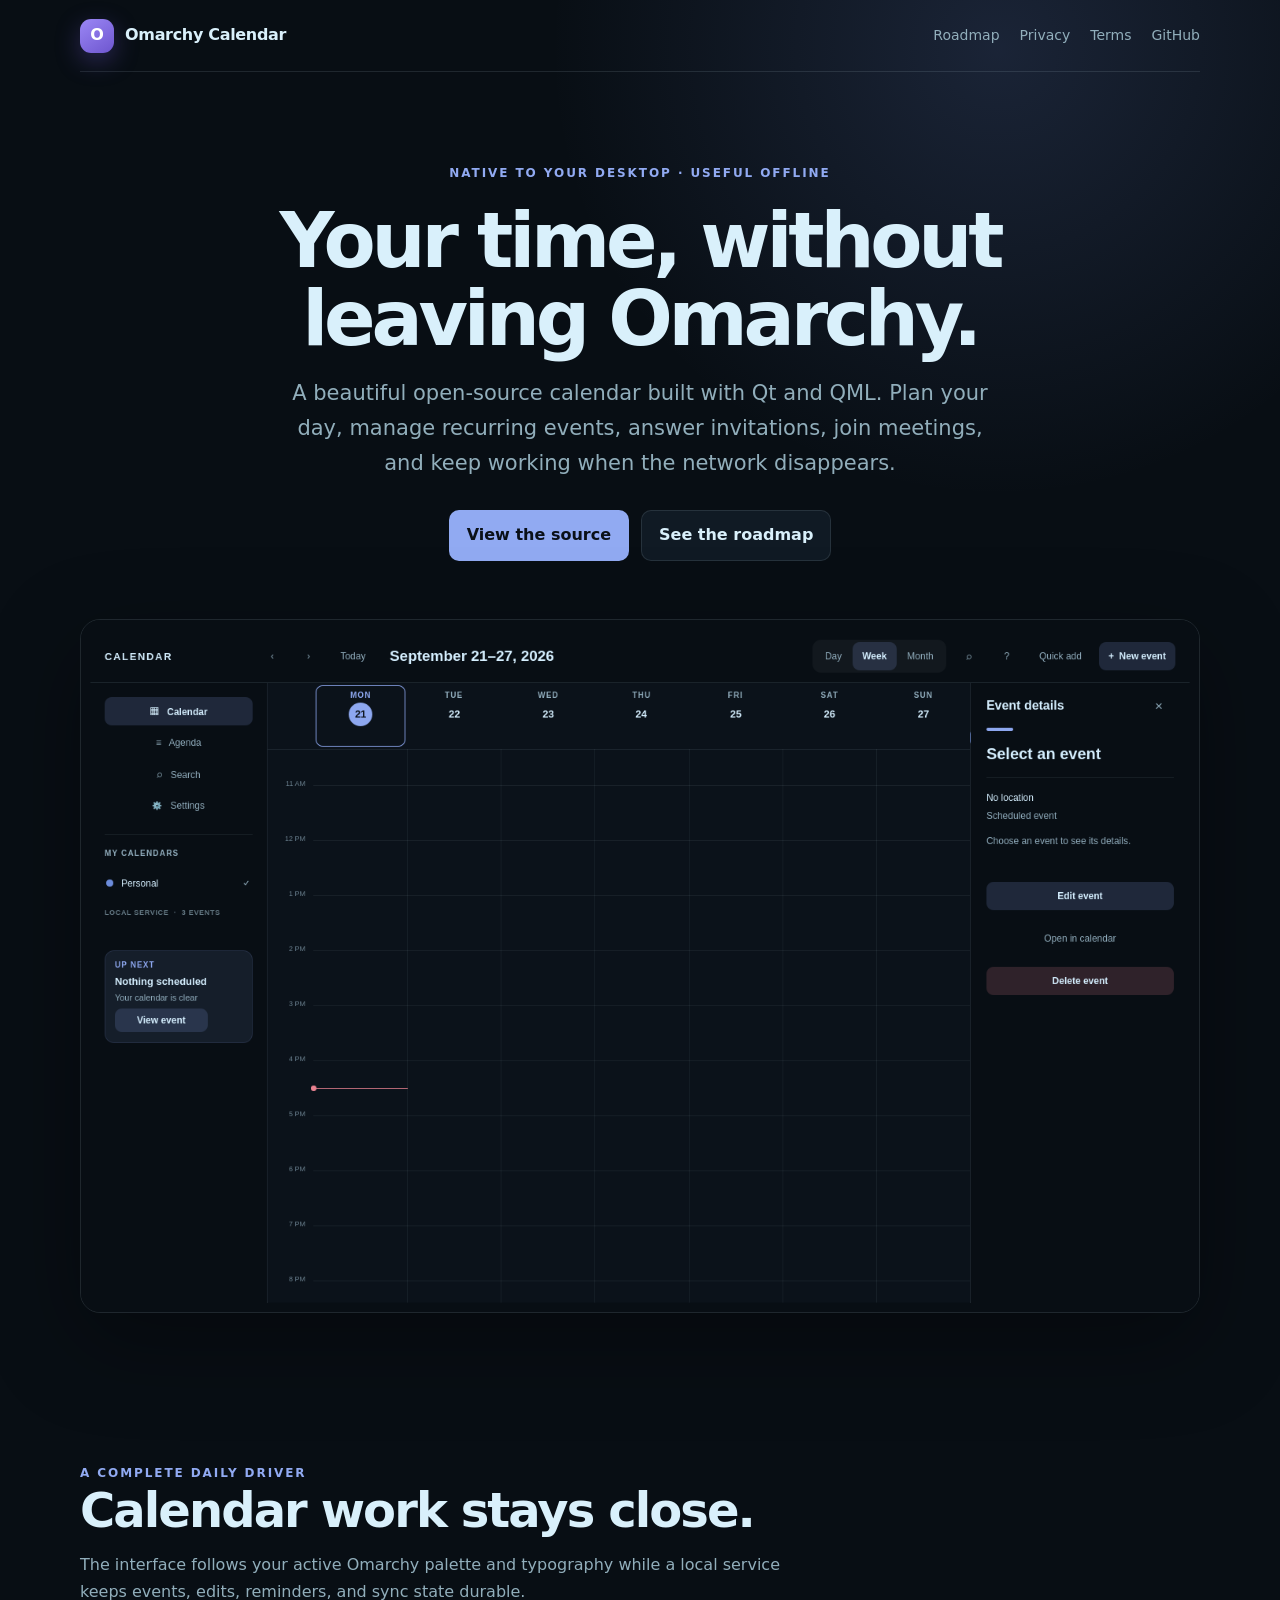
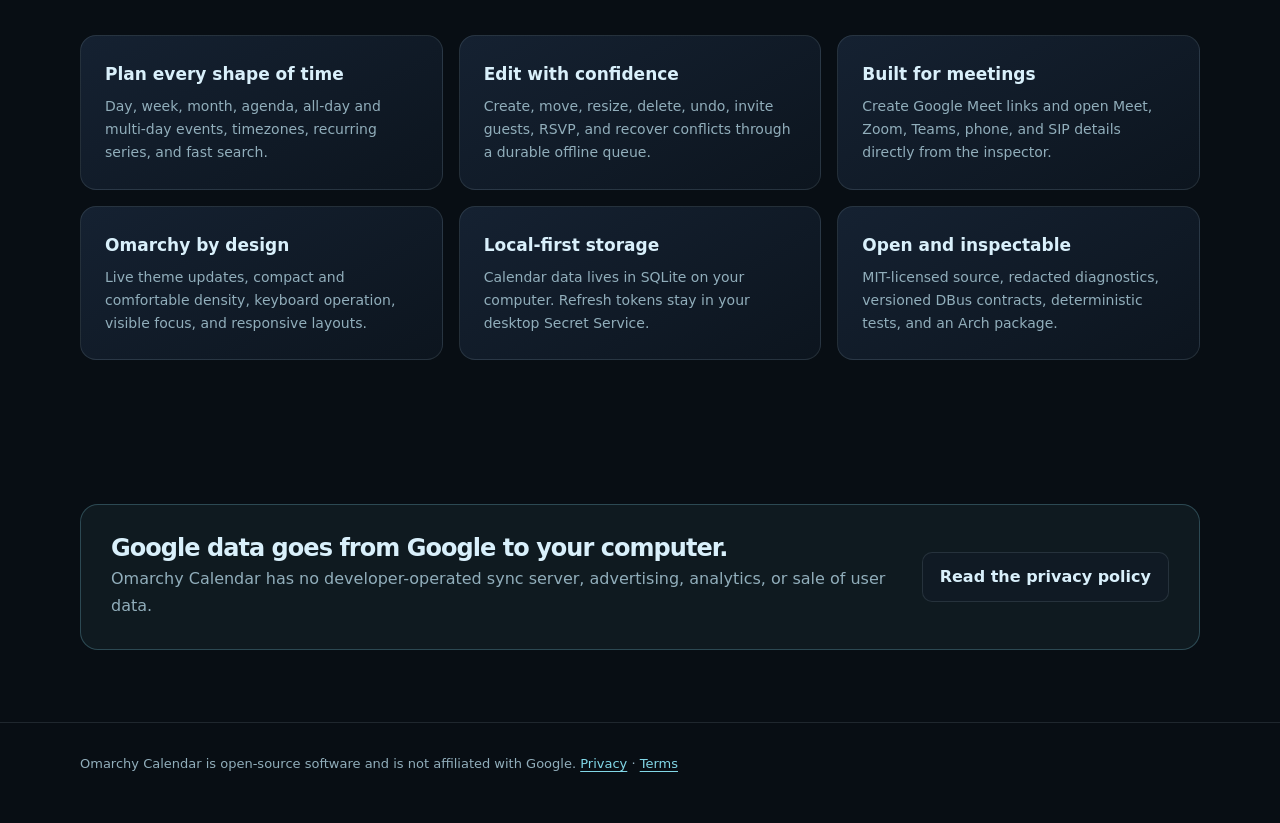
<file: docs/index.html>
<!doctype html>
<html lang="en">
<head>
  <meta charset="utf-8"><meta name="viewport" content="width=device-width, initial-scale=1">
  <meta name="description" content="Omarchy Calendar is a polished, open-source native calendar for Omarchy with offline Google Calendar sync.">
  <title>Omarchy Calendar</title><link rel="stylesheet" href="site.css">
</head>
<body>
  <nav class="wrap">
    <a class="brand" href="index.html"><span class="mark">O</span>Omarchy Calendar</a>
    <div class="navlinks"><a href="roadmap.html">Roadmap</a><a href="privacy.html">Privacy</a><a href="terms.html">Terms</a><a href="https://github.com/jasona/omarchy-calendar">GitHub</a></div>
  </nav>
  <main>
    <section class="hero wrap">
      <div class="eyebrow">Native to your desktop · useful offline</div>
      <h1>Your time, without leaving Omarchy.</h1>
      <p class="lede">A beautiful open-source calendar built with Qt and QML. Plan your day, manage recurring events, answer invitations, join meetings, and keep working when the network disappears.</p>
      <div class="actions"><a class="button primary" href="https://github.com/jasona/omarchy-calendar">View the source</a><a class="button" href="roadmap.html">See the roadmap</a></div>
      <img class="shot" src="screenshots/v1/dark-week.png" alt="Omarchy Calendar week view in a dark Omarchy theme">
    </section>
    <section class="section wrap">
      <div class="eyebrow">A complete daily driver</div><h2>Calendar work stays close.</h2>
      <p class="section-intro">The interface follows your active Omarchy palette and typography while a local service keeps events, edits, reminders, and sync state durable.</p>
      <div class="grid">
        <div class="card"><h3>Plan every shape of time</h3><p>Day, week, month, agenda, all-day and multi-day events, timezones, recurring series, and fast search.</p></div>
        <div class="card"><h3>Edit with confidence</h3><p>Create, move, resize, delete, undo, invite guests, RSVP, and recover conflicts through a durable offline queue.</p></div>
        <div class="card"><h3>Built for meetings</h3><p>Create Google Meet links and open Meet, Zoom, Teams, phone, and SIP details directly from the inspector.</p></div>
        <div class="card"><h3>Omarchy by design</h3><p>Live theme updates, compact and comfortable density, keyboard operation, visible focus, and responsive layouts.</p></div>
        <div class="card"><h3>Local-first storage</h3><p>Calendar data lives in SQLite on your computer. Refresh tokens stay in your desktop Secret Service.</p></div>
        <div class="card"><h3>Open and inspectable</h3><p>MIT-licensed source, redacted diagnostics, versioned DBus contracts, deterministic tests, and an Arch package.</p></div>
      </div>
    </section>
    <section class="section wrap"><div class="privacy-note"><div><h2>Google data goes from Google to your computer.</h2><p>Omarchy Calendar has no developer-operated sync server, advertising, analytics, or sale of user data.</p></div><a class="button" href="privacy.html">Read the privacy policy</a></div></section>
  </main>
  <footer><div class="wrap">Omarchy Calendar is open-source software and is not affiliated with Google. <a href="privacy.html">Privacy</a> · <a href="terms.html">Terms</a></div></footer>
</body>
</html>
</file>
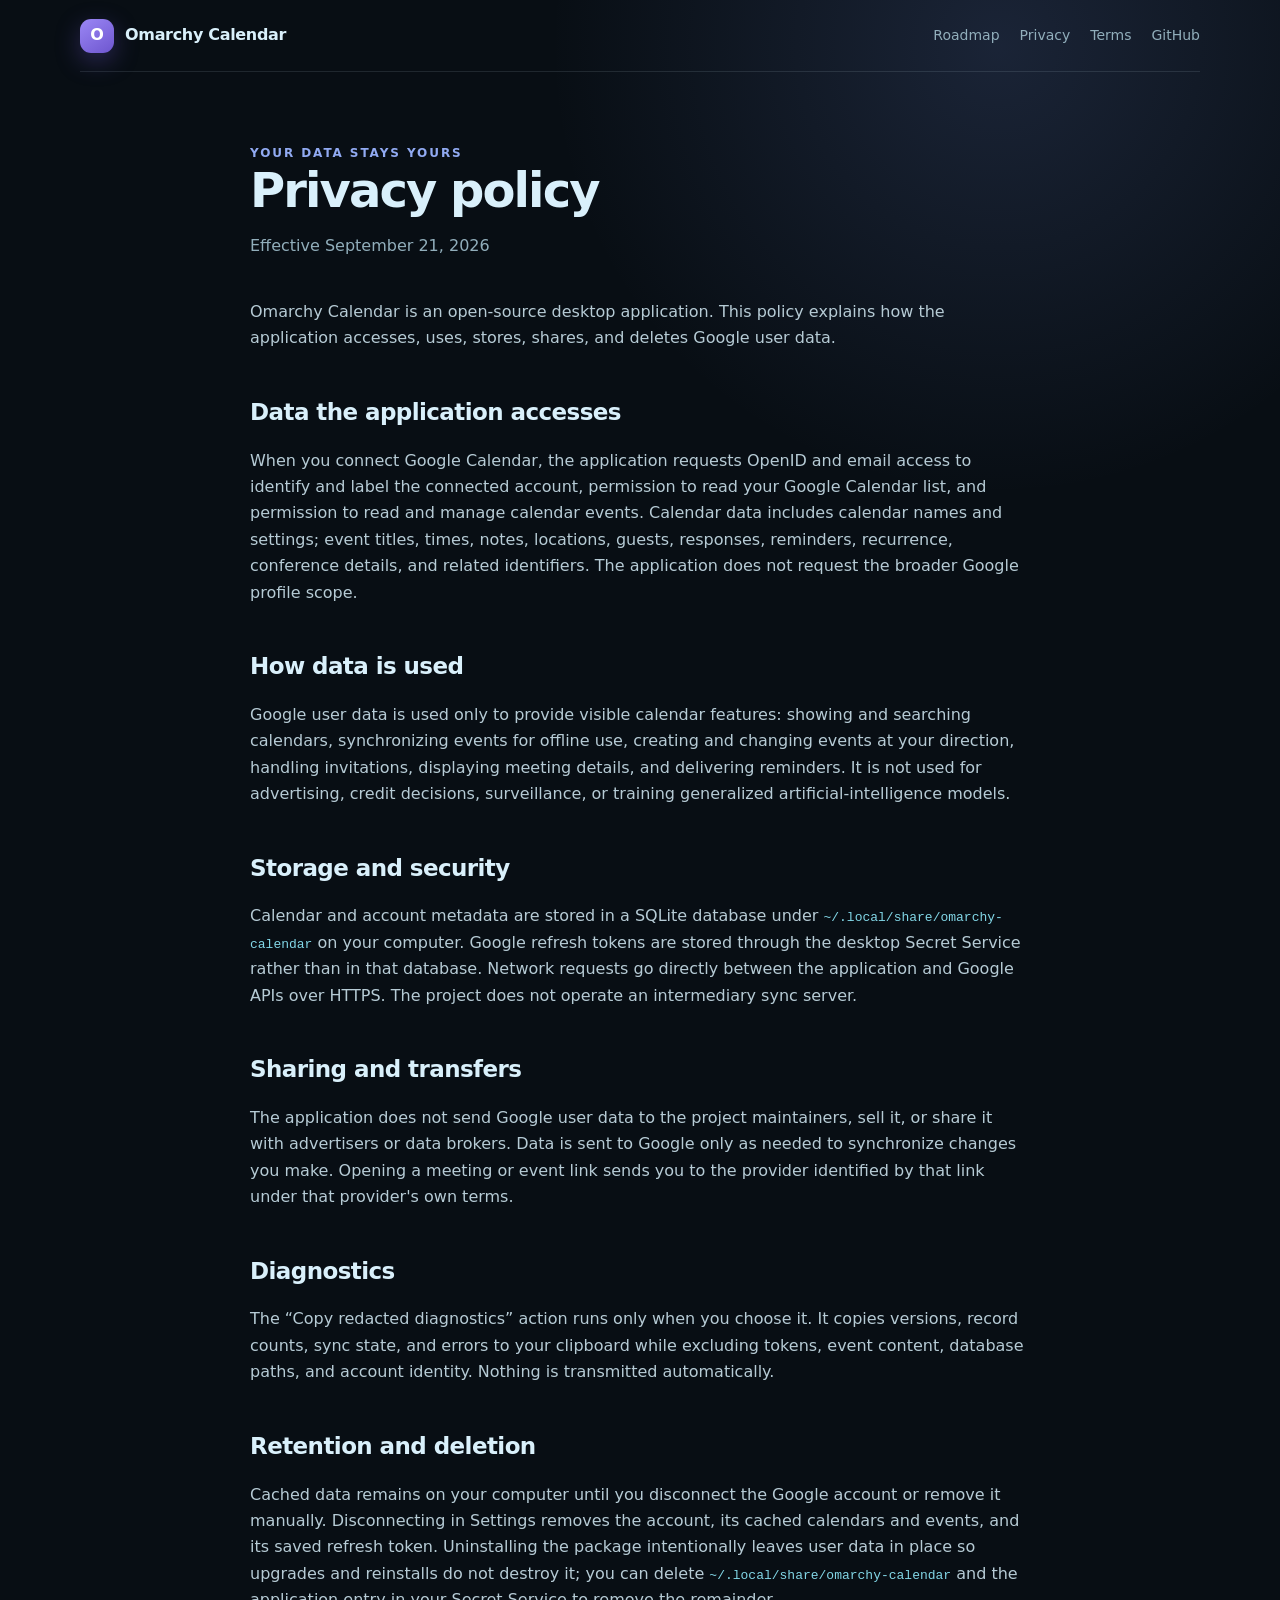
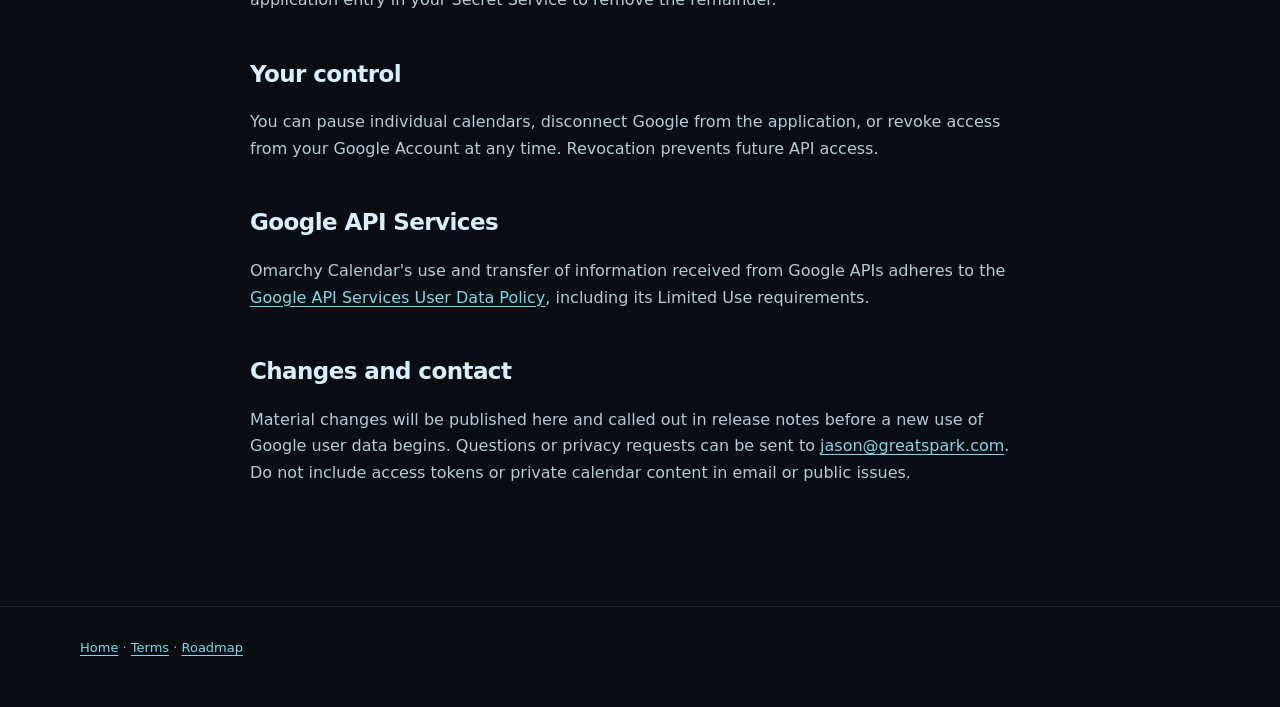
<file: docs/privacy.html>
<!doctype html>
<html lang="en"><head><meta charset="utf-8"><meta name="viewport" content="width=device-width, initial-scale=1"><meta name="description" content="Privacy policy for Omarchy Calendar."><title>Privacy · Omarchy Calendar</title><link rel="stylesheet" href="site.css"></head>
<body>
  <nav class="wrap"><a class="brand" href="index.html"><span class="mark">O</span>Omarchy Calendar</a><div class="navlinks"><a href="roadmap.html">Roadmap</a><a href="privacy.html">Privacy</a><a href="terms.html">Terms</a><a href="https://github.com/jasona/omarchy-calendar">GitHub</a></div></nav>
  <main class="legal">
    <div class="eyebrow">Your data stays yours</div><h1>Privacy policy</h1><p class="meta">Effective September 21, 2026</p>
    <p>Omarchy Calendar is an open-source desktop application. This policy explains how the application accesses, uses, stores, shares, and deletes Google user data.</p>
    <h2>Data the application accesses</h2>
    <p>When you connect Google Calendar, the application requests OpenID and email access to identify and label the connected account, permission to read your Google Calendar list, and permission to read and manage calendar events. Calendar data includes calendar names and settings; event titles, times, notes, locations, guests, responses, reminders, recurrence, conference details, and related identifiers. The application does not request the broader Google profile scope.</p>
    <h2>How data is used</h2>
    <p>Google user data is used only to provide visible calendar features: showing and searching calendars, synchronizing events for offline use, creating and changing events at your direction, handling invitations, displaying meeting details, and delivering reminders. It is not used for advertising, credit decisions, surveillance, or training generalized artificial-intelligence models.</p>
    <h2>Storage and security</h2>
    <p>Calendar and account metadata are stored in a SQLite database under <code>~/.local/share/omarchy-calendar</code> on your computer. Google refresh tokens are stored through the desktop Secret Service rather than in that database. Network requests go directly between the application and Google APIs over HTTPS. The project does not operate an intermediary sync server.</p>
    <h2>Sharing and transfers</h2>
    <p>The application does not send Google user data to the project maintainers, sell it, or share it with advertisers or data brokers. Data is sent to Google only as needed to synchronize changes you make. Opening a meeting or event link sends you to the provider identified by that link under that provider's own terms.</p>
    <h2>Diagnostics</h2>
    <p>The “Copy redacted diagnostics” action runs only when you choose it. It copies versions, record counts, sync state, and errors to your clipboard while excluding tokens, event content, database paths, and account identity. Nothing is transmitted automatically.</p>
    <h2>Retention and deletion</h2>
    <p>Cached data remains on your computer until you disconnect the Google account or remove it manually. Disconnecting in Settings removes the account, its cached calendars and events, and its saved refresh token. Uninstalling the package intentionally leaves user data in place so upgrades and reinstalls do not destroy it; you can delete <code>~/.local/share/omarchy-calendar</code> and the application entry in your Secret Service to remove the remainder.</p>
    <h2>Your control</h2>
    <p>You can pause individual calendars, disconnect Google from the application, or revoke access from your Google Account at any time. Revocation prevents future API access.</p>
    <h2>Google API Services</h2>
    <p>Omarchy Calendar's use and transfer of information received from Google APIs adheres to the <a href="https://developers.google.com/terms/api-services-user-data-policy">Google API Services User Data Policy</a>, including its Limited Use requirements.</p>
    <h2>Changes and contact</h2>
    <p>Material changes will be published here and called out in release notes before a new use of Google user data begins. Questions or privacy requests can be sent to <a href="mailto:jason@greatspark.com">jason@greatspark.com</a>. Do not include access tokens or private calendar content in email or public issues.</p>
  </main>
  <footer><div class="wrap"><a href="index.html">Home</a> · <a href="terms.html">Terms</a> · <a href="roadmap.html">Roadmap</a></div></footer>
</body></html>
</file>
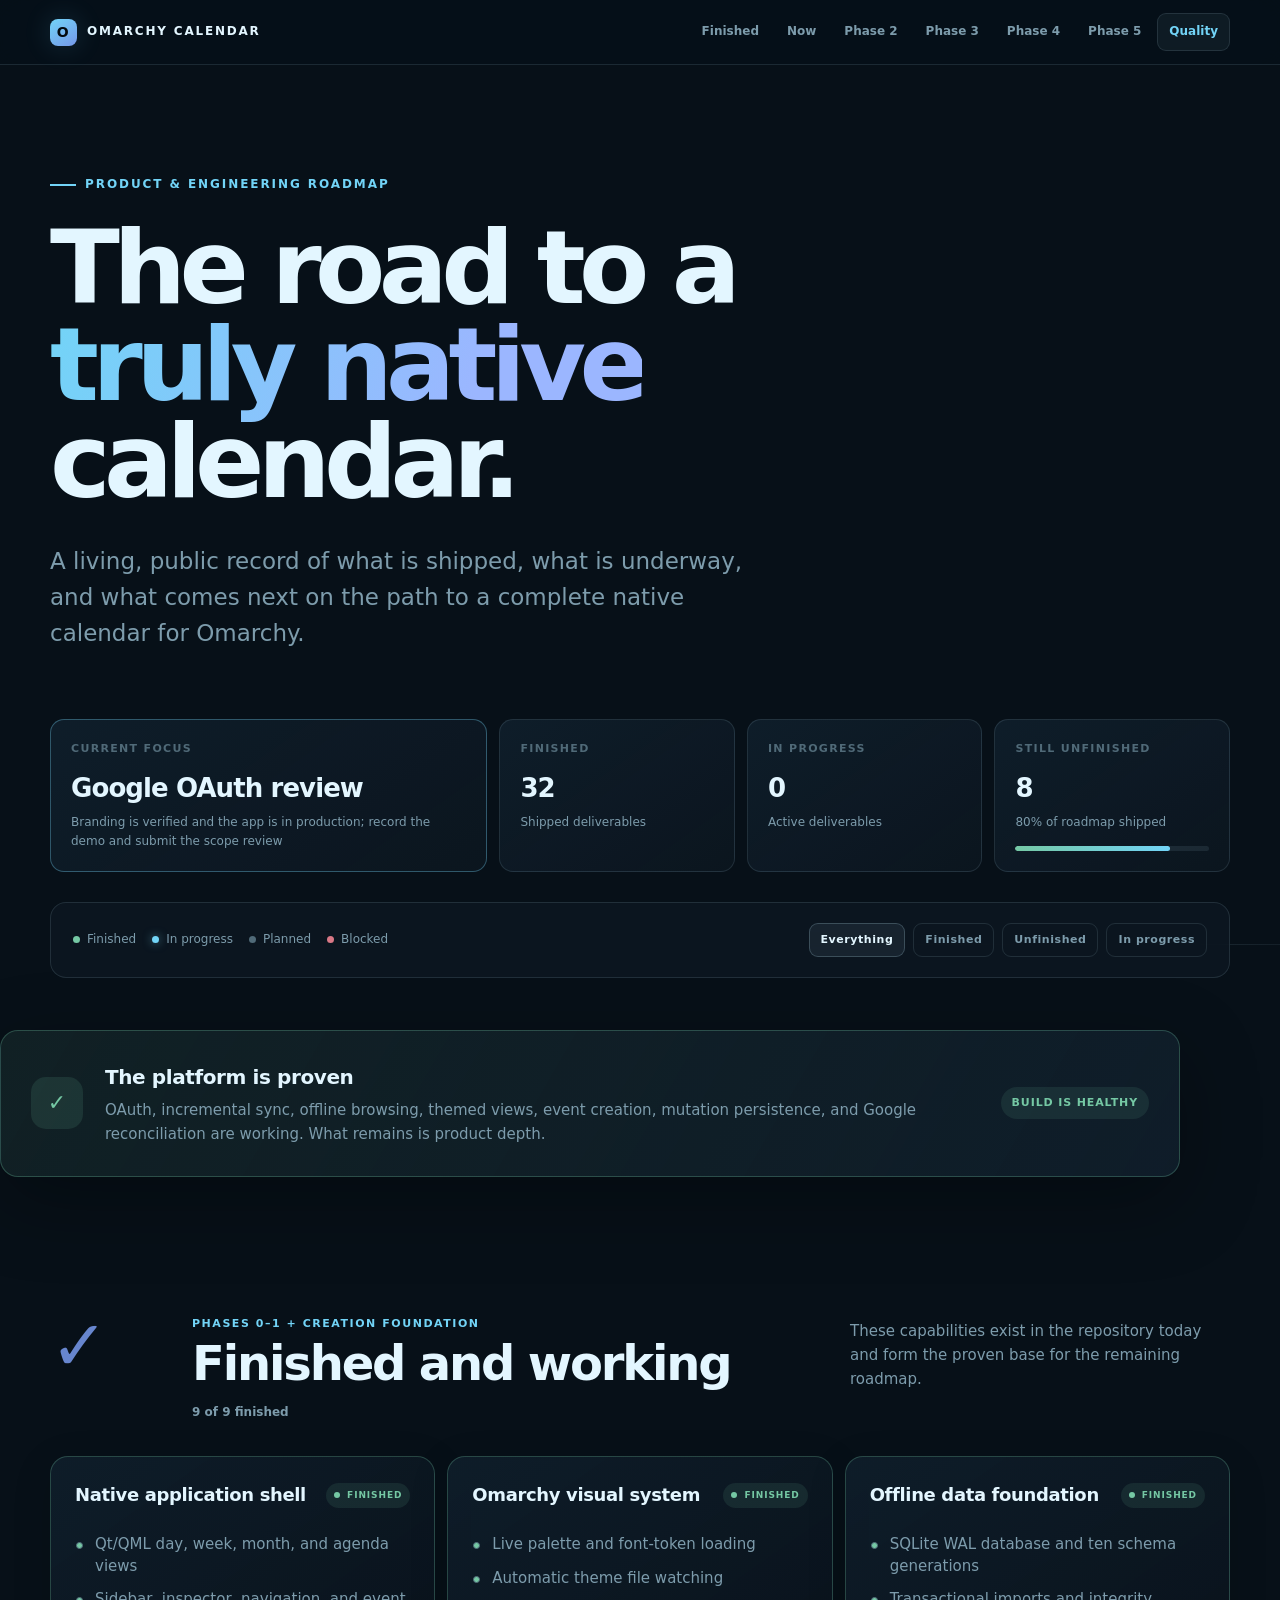
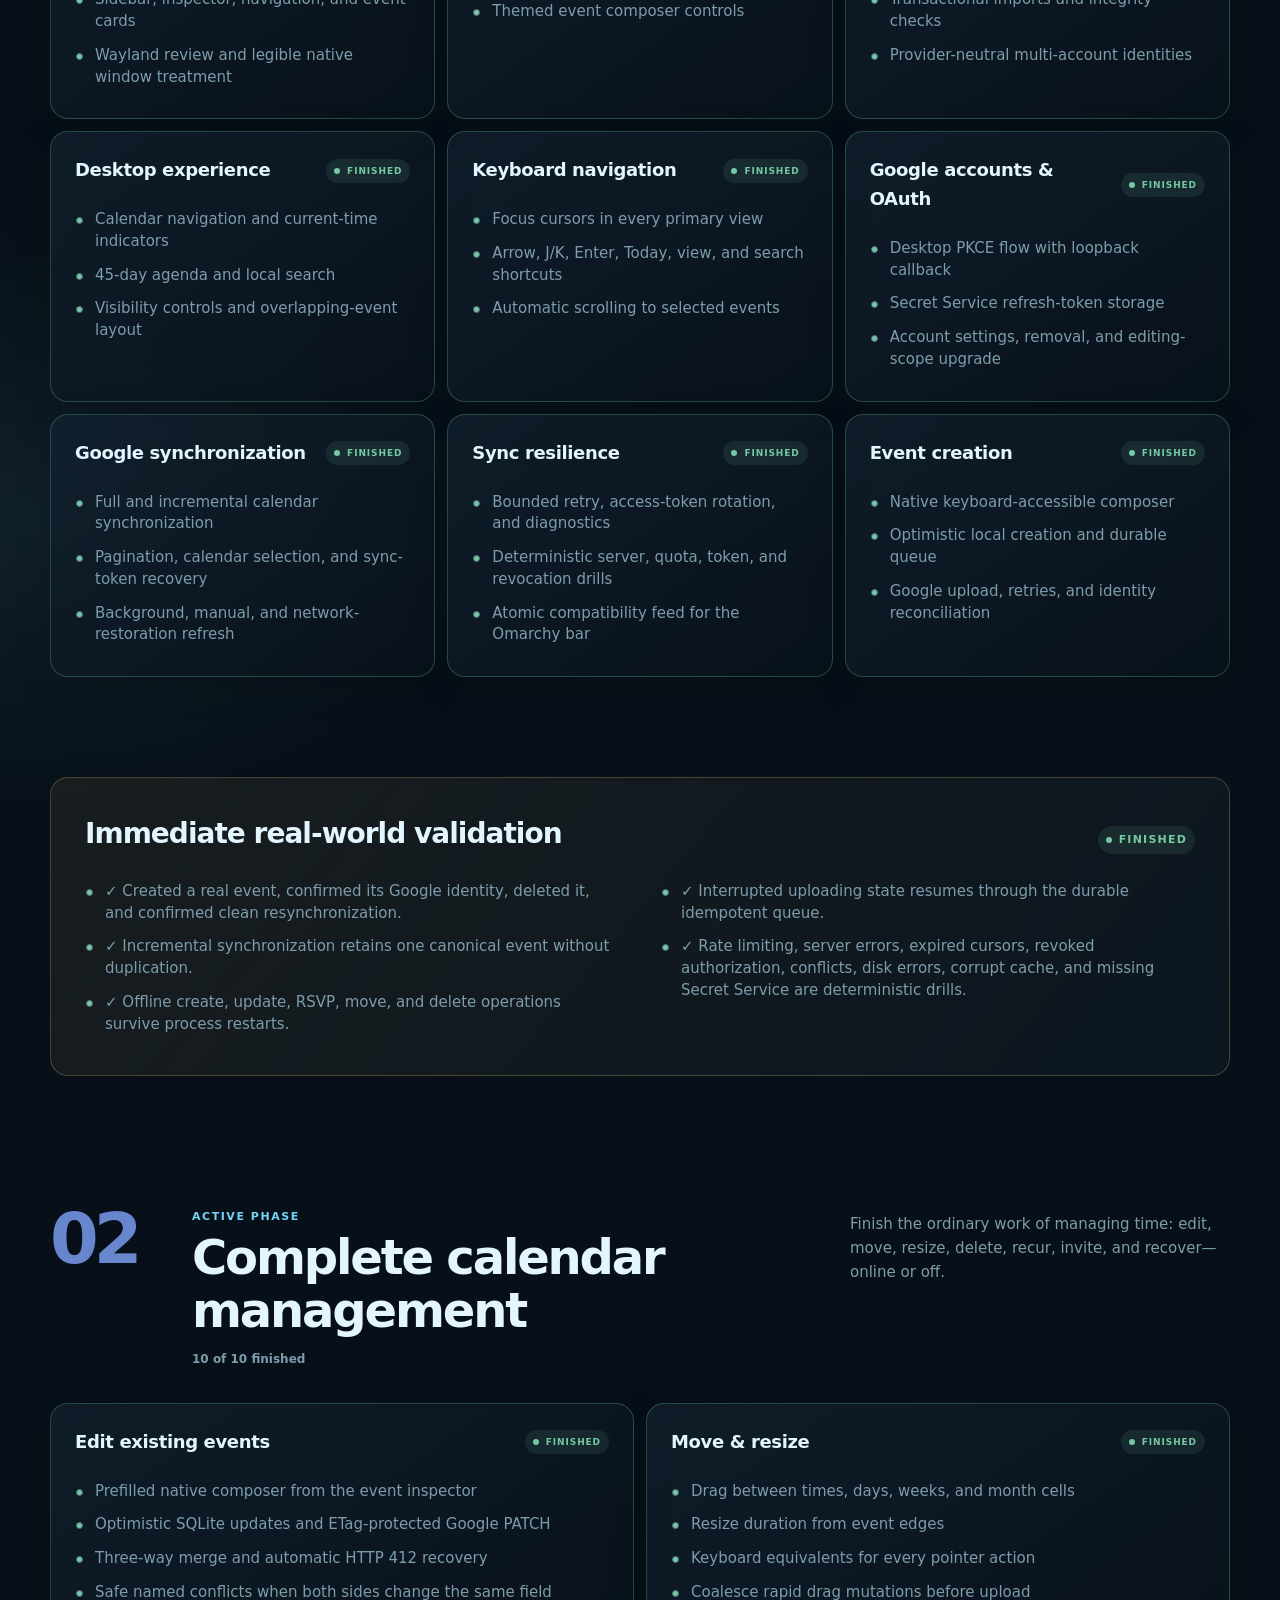
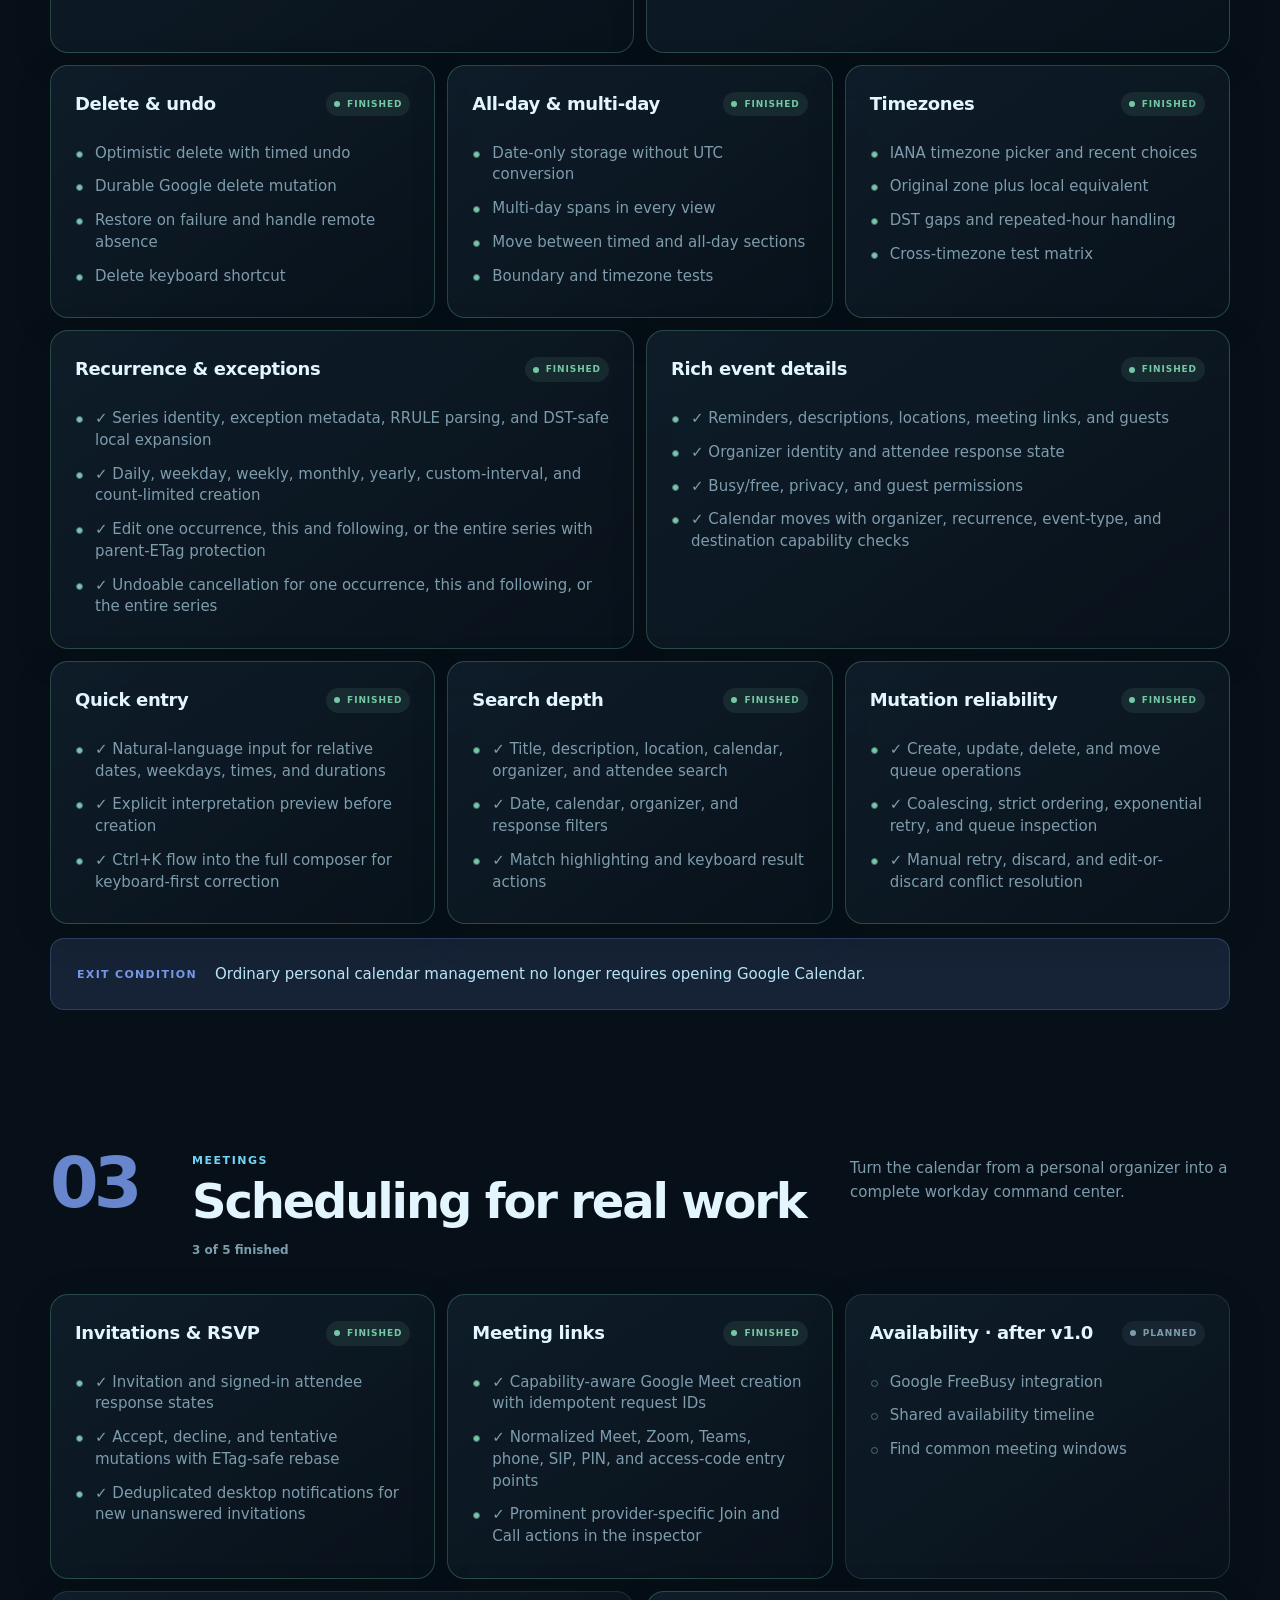
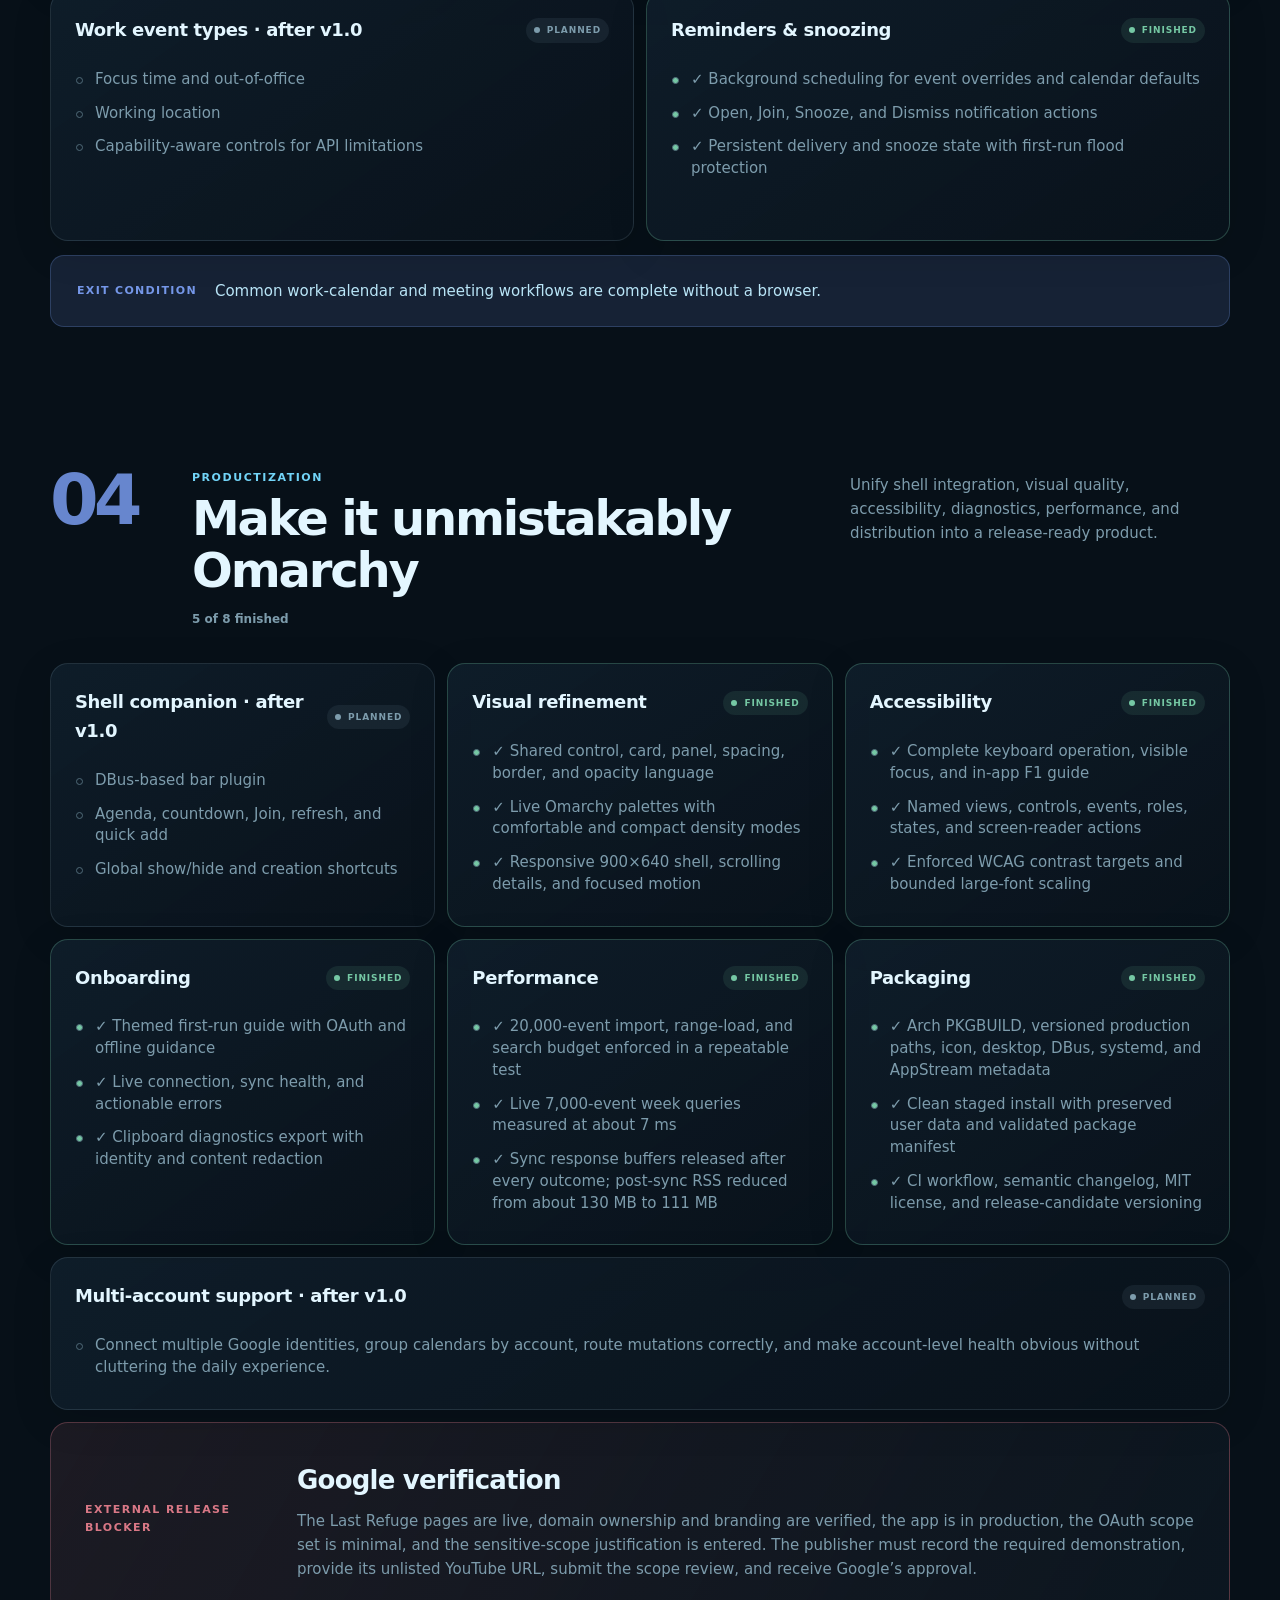
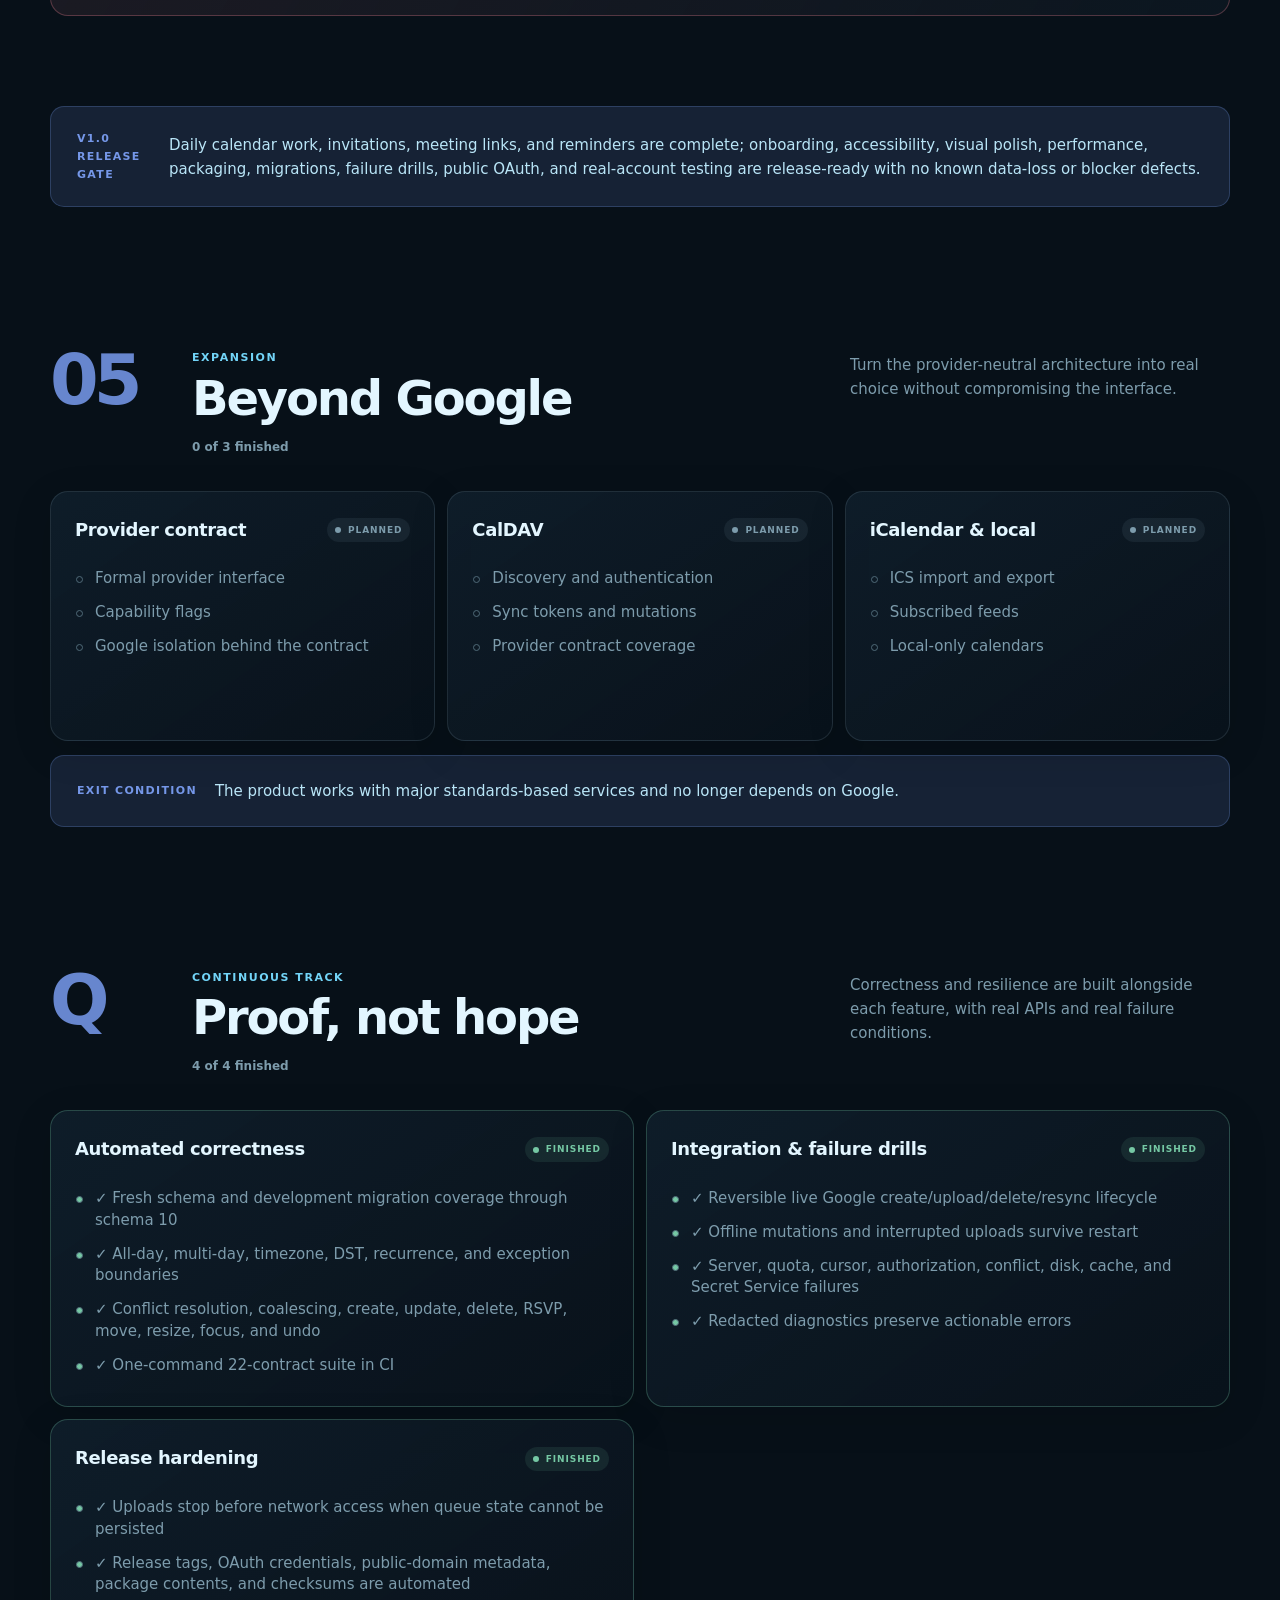
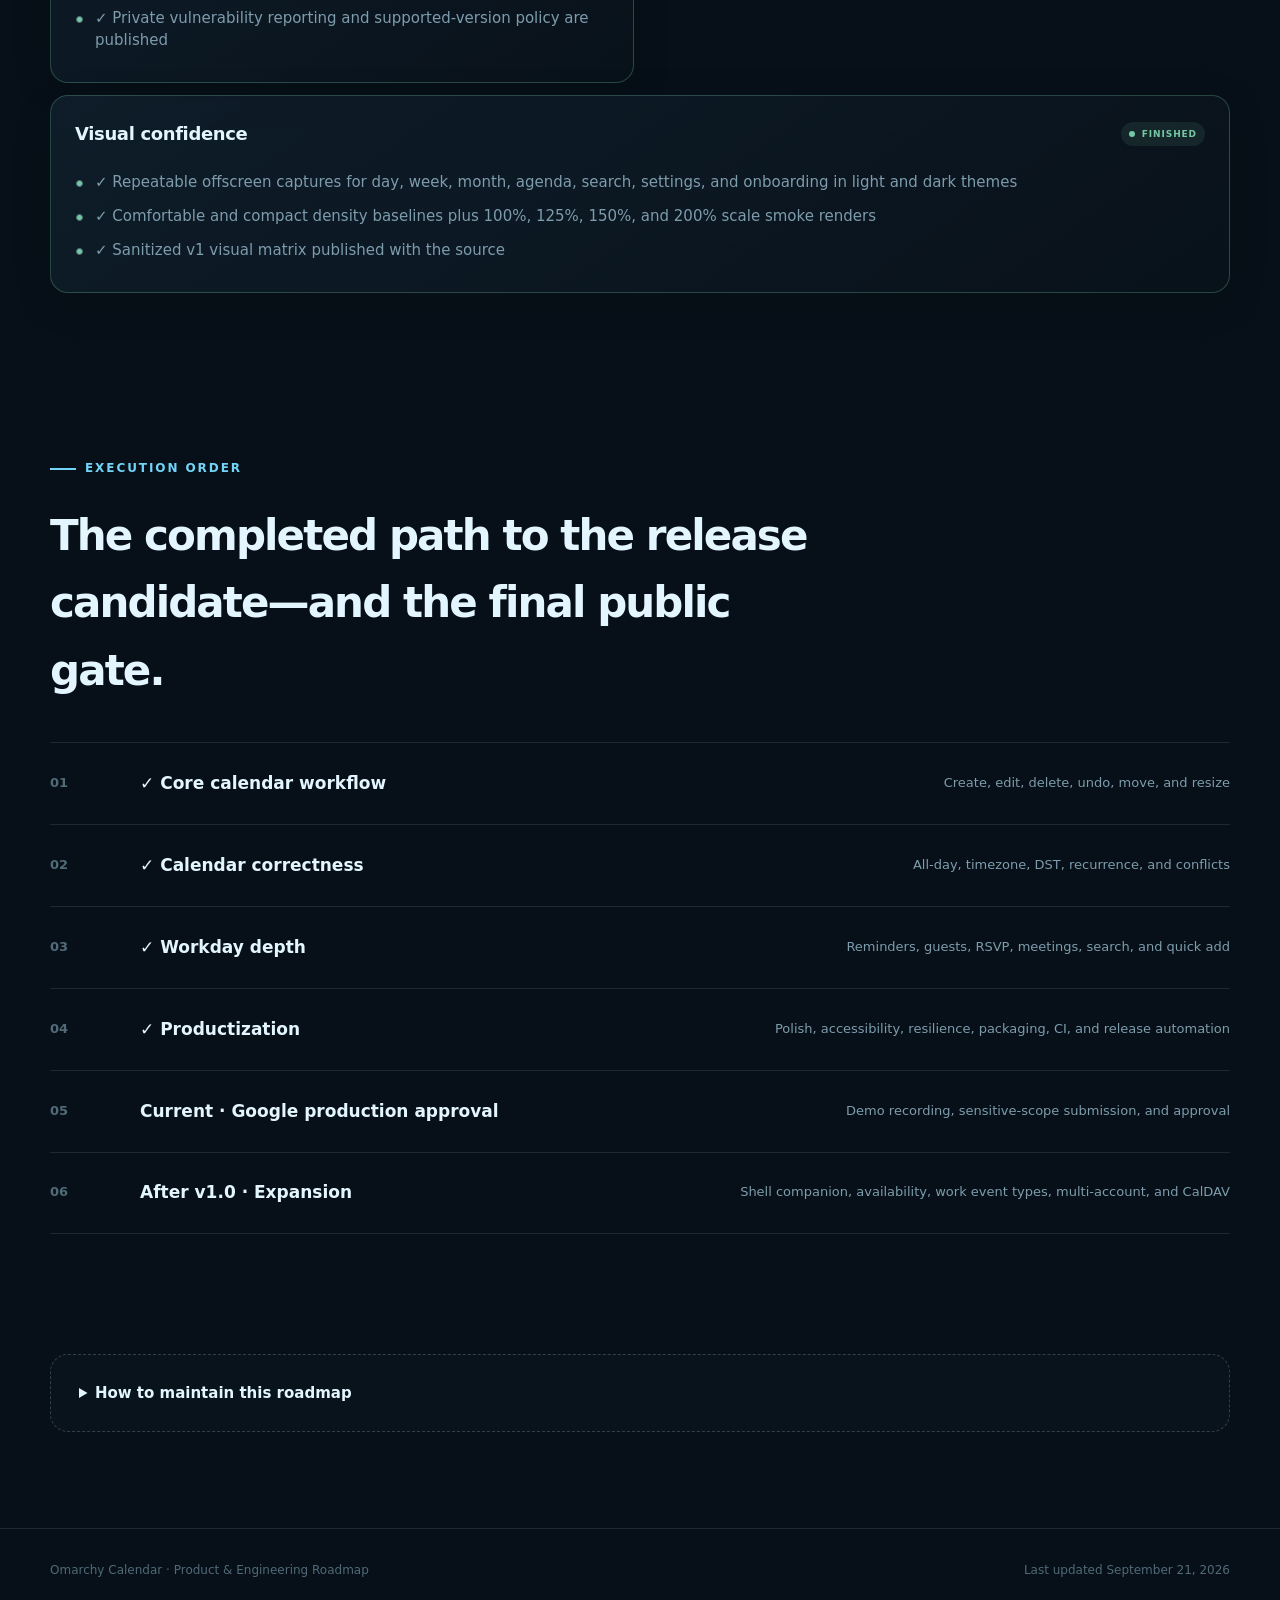
<file: docs/roadmap.html>
<!doctype html>
<html lang="en">
<head>
  <meta charset="utf-8">
  <meta name="viewport" content="width=device-width, initial-scale=1">
  <meta name="description" content="The product and engineering roadmap for Omarchy Calendar.">
  <title>Omarchy Calendar — The Road Ahead</title>
  <style>
    :root {
      color-scheme: dark;
      --ink: #b9e5f7;
      --ink-strong: #e3f6ff;
      --muted: #7d9cac;
      --faint: #506a78;
      --canvas: #071018;
      --canvas-deep: #040a0f;
      --surface: #0d1822;
      --surface-raised: #122230;
      --line: rgba(185, 229, 247, .12);
      --line-strong: rgba(185, 229, 247, .22);
      --accent: #7597e8;
      --accent-soft: rgba(117, 151, 232, .14);
      --cyan: #72d4f7;
      --green: #75c8a4;
      --red: #d97886;
      --amber: #e2b96f;
      --radius: 18px;
      --shadow: 0 24px 80px rgba(0, 0, 0, .32);
      --content: 1180px;
    }

    * { box-sizing: border-box; }
    html { scroll-behavior: smooth; }
    body {
      margin: 0;
      color: var(--ink);
      background:
        radial-gradient(900px 500px at 88% -10%, rgba(117, 151, 232, .14), transparent 65%),
        radial-gradient(700px 420px at 2% 22%, rgba(114, 212, 247, .08), transparent 70%),
        var(--canvas);
      font: 15px/1.6 Inter, ui-sans-serif, system-ui, -apple-system, BlinkMacSystemFont, "Segoe UI", sans-serif;
      -webkit-font-smoothing: antialiased;
    }

    a { color: inherit; }
    button { font: inherit; }
    ::selection { color: var(--canvas-deep); background: var(--cyan); }

    .topbar {
      position: sticky;
      top: 0;
      z-index: 20;
      border-bottom: 1px solid var(--line);
      background: rgba(7, 16, 24, .84);
      backdrop-filter: blur(20px) saturate(135%);
    }
    .topbar__inner {
      width: min(calc(100% - 40px), var(--content));
      min-height: 64px;
      margin: auto;
      display: flex;
      align-items: center;
      gap: 26px;
    }
    .brand {
      display: flex;
      align-items: center;
      gap: 10px;
      color: var(--ink-strong);
      font-size: 12px;
      font-weight: 800;
      letter-spacing: .15em;
      text-transform: uppercase;
      white-space: nowrap;
    }
    .brand__mark {
      width: 27px;
      aspect-ratio: 1;
      border-radius: 8px;
      display: grid;
      place-items: center;
      color: var(--canvas-deep);
      background: linear-gradient(145deg, var(--cyan), var(--accent));
      box-shadow: 0 0 28px rgba(114, 212, 247, .16);
      font-size: 14px;
    }
    .phase-nav {
      margin-left: auto;
      display: flex;
      gap: 4px;
      overflow-x: auto;
      scrollbar-width: none;
    }
    .phase-nav::-webkit-scrollbar { display: none; }
    .phase-nav a {
      padding: 8px 11px;
      border: 1px solid transparent;
      border-radius: 9px;
      color: var(--muted);
      font-size: 12px;
      font-weight: 700;
      text-decoration: none;
      white-space: nowrap;
      transition: .16s ease;
    }
    .phase-nav a:hover,
    .phase-nav a.active {
      color: var(--ink-strong);
      border-color: var(--line);
      background: rgba(185, 229, 247, .055);
    }
    .phase-nav a.active { color: var(--cyan); }

    main { overflow: hidden; }
    .wrap { width: min(calc(100% - 40px), var(--content)); margin-inline: auto; }

    .hero {
      min-height: 720px;
      padding: 104px 0 72px;
      display: grid;
      align-items: center;
      position: relative;
    }
    .hero::after {
      content: "";
      position: absolute;
      inset: auto -18% -1px 35%;
      height: 1px;
      background: linear-gradient(90deg, transparent, var(--line-strong), transparent);
    }
    .eyebrow {
      display: inline-flex;
      align-items: center;
      gap: 9px;
      margin-bottom: 24px;
      color: var(--cyan);
      font-size: 12px;
      font-weight: 800;
      letter-spacing: .16em;
      text-transform: uppercase;
    }
    .eyebrow::before { content: ""; width: 26px; height: 2px; background: currentColor; }
    h1 {
      max-width: 900px;
      margin: 0;
      color: var(--ink-strong);
      font-size: clamp(52px, 8vw, 104px);
      font-weight: 650;
      letter-spacing: -.065em;
      line-height: .95;
    }
    h1 span {
      color: transparent;
      background: linear-gradient(110deg, var(--cyan), #9bb6ff 72%);
      background-clip: text;
      -webkit-background-clip: text;
    }
    .lede {
      max-width: 720px;
      margin: 34px 0 0;
      color: var(--muted);
      font-size: clamp(18px, 2vw, 23px);
      line-height: 1.55;
    }
    .hero-grid {
      margin-top: 68px;
      display: grid;
      grid-template-columns: 1.3fr repeat(3, .7fr);
      gap: 12px;
    }
    .stat {
      min-height: 122px;
      padding: 20px;
      border: 1px solid var(--line);
      border-radius: 14px;
      background: linear-gradient(145deg, rgba(18, 34, 48, .74), rgba(13, 24, 34, .68));
    }
    .stat--current { border-color: rgba(114, 212, 247, .34); }
    .stat__label { color: var(--faint); font-size: 11px; font-weight: 800; letter-spacing: .12em; text-transform: uppercase; }
    .stat__value { margin-top: 10px; color: var(--ink-strong); font-size: 26px; font-weight: 700; letter-spacing: -.035em; }
    .stat__note { margin-top: 3px; color: var(--muted); font-size: 12px; }
    .progress-track { height: 5px; margin-top: 14px; overflow: hidden; border-radius: 99px; background: rgba(185, 229, 247, .09); }
    .progress-fill { width: 0; height: 100%; border-radius: inherit; background: linear-gradient(90deg, var(--green), var(--cyan)); transition: width .5s ease; }

    .roadmap-controls {
      margin: -42px auto 52px;
      padding: 20px 22px;
      display: flex;
      align-items: center;
      justify-content: space-between;
      gap: 20px;
      border: 1px solid var(--line);
      border-radius: 16px;
      background: rgba(13, 24, 34, .78);
      backdrop-filter: blur(18px);
    }
    .legend, .filters { display: flex; align-items: center; flex-wrap: wrap; gap: 8px; }
    .legend { color: var(--muted); font-size: 12px; }
    .legend__item { display: inline-flex; align-items: center; gap: 7px; margin-right: 8px; }
    .legend__dot { width: 7px; height: 7px; border-radius: 50%; background: var(--faint); }
    .legend__dot--done { background: var(--green); }
    .legend__dot--active { background: var(--cyan); box-shadow: 0 0 10px rgba(114, 212, 247, .55); }
    .legend__dot--planned { background: var(--faint); }
    .legend__dot--blocked { background: var(--red); }
    .filter {
      padding: 7px 11px;
      border: 1px solid var(--line);
      border-radius: 9px;
      color: var(--muted);
      background: transparent;
      cursor: pointer;
      font-size: 11px;
      font-weight: 750;
      letter-spacing: .05em;
    }
    .filter:hover, .filter[aria-pressed="true"] { color: var(--ink-strong); border-color: var(--line-strong); background: rgba(185, 229, 247, .07); }

    .now {
      margin: 0 0 96px;
      padding: 30px;
      display: grid;
      grid-template-columns: auto 1fr auto;
      align-items: center;
      gap: 22px;
      border: 1px solid rgba(117, 200, 164, .28);
      border-radius: var(--radius);
      background: linear-gradient(120deg, rgba(117, 200, 164, .09), rgba(18, 34, 48, .72));
      box-shadow: var(--shadow);
    }
    .now__icon {
      width: 52px;
      height: 52px;
      display: grid;
      place-items: center;
      border-radius: 15px;
      color: var(--green);
      background: rgba(117, 200, 164, .12);
      font-size: 22px;
    }
    .now h2 { margin: 0; color: var(--ink-strong); font-size: 20px; letter-spacing: -.02em; }
    .now p { margin: 5px 0 0; color: var(--muted); }
    .status-pill {
      padding: 7px 11px;
      border-radius: 999px;
      color: var(--green);
      background: rgba(117, 200, 164, .1);
      font-size: 11px;
      font-weight: 800;
      letter-spacing: .08em;
      text-transform: uppercase;
      white-space: nowrap;
    }

    .phase {
      padding: 42px 0 100px;
      scroll-margin-top: 76px;
    }
    .phase-head {
      display: grid;
      grid-template-columns: 112px minmax(0, 1fr) minmax(250px, 380px);
      gap: 30px;
      align-items: start;
      margin-bottom: 34px;
    }
    .phase-number {
      color: var(--accent);
      font-size: 70px;
      font-weight: 650;
      letter-spacing: -.07em;
      line-height: .9;
      opacity: .88;
    }
    .phase-kicker { color: var(--cyan); font-size: 11px; font-weight: 800; letter-spacing: .14em; text-transform: uppercase; }
    .phase h2 { margin: 5px 0 0; color: var(--ink-strong); font-size: clamp(31px, 4vw, 48px); letter-spacing: -.045em; line-height: 1.1; }
    .phase-summary { margin: 4px 0 0; color: var(--muted); font-size: 15px; }

    .work-grid { display: grid; grid-template-columns: repeat(12, 1fr); gap: 12px; }
    .work-card {
      grid-column: span 4;
      min-height: 250px;
      padding: 24px;
      border: 1px solid var(--line);
      border-radius: var(--radius);
      background: linear-gradient(145deg, rgba(18, 34, 48, .72), rgba(9, 18, 27, .88));
      box-shadow: 0 10px 40px rgba(0, 0, 0, .12);
      transition: transform .18s ease, border-color .18s ease, background .18s ease;
    }
    .work-card:hover { transform: translateY(-2px); border-color: var(--line-strong); background: var(--surface); }
    .work-card--wide { grid-column: span 6; }
    .work-card--full { grid-column: 1 / -1; min-height: auto; }
    .work-card__top { display: flex; align-items: center; justify-content: space-between; gap: 16px; }
    .work-card h3 { margin: 0; color: var(--ink-strong); font-size: 18px; letter-spacing: -.02em; }
    .tag { color: var(--accent); font-size: 10px; font-weight: 800; letter-spacing: .1em; text-transform: uppercase; }
    .item-status {
      display: inline-flex;
      align-items: center;
      gap: 7px;
      padding: 5px 8px;
      border-radius: 999px;
      font-size: 9px;
      font-weight: 850;
      letter-spacing: .1em;
      text-transform: uppercase;
      white-space: nowrap;
    }
    .item-status::before { content: ""; width: 6px; height: 6px; border-radius: 50%; background: currentColor; }
    [data-status="done"] { border-color: rgba(117, 200, 164, .28); }
    [data-status="done"] .item-status { color: var(--green); background: rgba(117, 200, 164, .1); }
    [data-status="done"] li::before { border-color: var(--green); background: var(--green); }
    [data-status="active"] { border-color: rgba(114, 212, 247, .42); box-shadow: 0 12px 50px rgba(114, 212, 247, .07); }
    [data-status="active"] .item-status { color: var(--cyan); background: rgba(114, 212, 247, .1); }
    [data-status="planned"] .item-status { color: var(--muted); background: rgba(125, 156, 172, .1); }
    [data-status="blocked"] { border-color: rgba(217, 120, 134, .38); }
    [data-status="blocked"] .item-status { color: var(--red); background: rgba(217, 120, 134, .1); }
    [data-roadmap-item][hidden] { display: none !important; }
    .phase-progress { margin-top: 13px; color: var(--muted); font-size: 12px; font-weight: 700; }
    .work-card ul, .checklist { margin: 18px 0 0; padding: 0; list-style: none; }
    .work-card li, .checklist li {
      position: relative;
      padding: 6px 0 6px 20px;
      color: var(--muted);
      line-height: 1.45;
    }
    .work-card li::before, .checklist li::before {
      content: "";
      position: absolute;
      left: 1px;
      top: 14px;
      width: 5px;
      height: 5px;
      border: 1px solid var(--faint);
      border-radius: 50%;
    }

    .exit {
      margin-top: 14px;
      padding: 23px 26px;
      display: flex;
      align-items: center;
      gap: 18px;
      border: 1px solid rgba(117, 151, 232, .25);
      border-radius: 14px;
      background: var(--accent-soft);
    }
    .exit strong { color: var(--accent); font-size: 11px; letter-spacing: .12em; text-transform: uppercase; }
    .exit span { color: var(--ink); }

    .validation {
      margin-bottom: 90px;
      padding: 34px;
      border: 1px solid rgba(226, 185, 111, .26);
      border-radius: var(--radius);
      background: linear-gradient(130deg, rgba(226, 185, 111, .08), rgba(13, 24, 34, .82));
    }
    .validation__head { display: flex; align-items: baseline; justify-content: space-between; gap: 20px; }
    .validation h2 { margin: 0; color: var(--ink-strong); font-size: 28px; letter-spacing: -.035em; }
    .validation__head span { color: var(--amber); font-size: 11px; font-weight: 800; letter-spacing: .11em; text-transform: uppercase; }
    .validation .checklist { columns: 2; column-gap: 42px; }
    .validation .checklist li { break-inside: avoid; }
    .validation .item-status { float: right; }

    .maintenance {
      margin: 0 auto 96px;
      padding: 26px 28px;
      border: 1px dashed var(--line-strong);
      border-radius: var(--radius);
      background: rgba(13, 24, 34, .48);
    }
    .maintenance summary { color: var(--ink-strong); cursor: pointer; font-weight: 750; }
    .maintenance p { max-width: 850px; margin: 14px 0 0; color: var(--muted); }
    .maintenance code { padding: 2px 6px; border-radius: 5px; color: var(--cyan); background: rgba(114, 212, 247, .08); }

    .release-blocker {
      margin: 12px 0 90px;
      padding: 34px;
      display: grid;
      grid-template-columns: 180px 1fr;
      gap: 32px;
      align-items: center;
      border: 1px solid rgba(217, 120, 134, .32);
      border-radius: var(--radius);
      background: linear-gradient(120deg, rgba(217, 120, 134, .1), rgba(13, 24, 34, .8));
    }
    .release-blocker__flag { color: var(--red); font-size: 11px; font-weight: 800; letter-spacing: .13em; text-transform: uppercase; }
    .release-blocker h3 { margin: 3px 0 8px; color: var(--ink-strong); font-size: 26px; letter-spacing: -.03em; }
    .release-blocker p { margin: 0; color: var(--muted); }

    .sequence { padding: 60px 0 120px; }
    .sequence h2 { max-width: 760px; margin: 0; color: var(--ink-strong); font-size: 42px; letter-spacing: -.045em; }
    .sequence-list { margin-top: 38px; counter-reset: step; }
    .sequence-row {
      counter-increment: step;
      display: grid;
      grid-template-columns: 70px 1fr auto;
      align-items: center;
      gap: 20px;
      min-height: 82px;
      border-top: 1px solid var(--line);
    }
    .sequence-row:last-child { border-bottom: 1px solid var(--line); }
    .sequence-row::before { content: counter(step, decimal-leading-zero); color: var(--faint); font-size: 13px; font-weight: 800; }
    .sequence-row strong { color: var(--ink-strong); font-size: 17px; }
    .sequence-row span { color: var(--muted); font-size: 13px; text-align: right; }

    footer {
      padding: 32px 0 48px;
      border-top: 1px solid var(--line);
      color: var(--faint);
      font-size: 12px;
    }
    footer .wrap { display: flex; justify-content: space-between; gap: 20px; }

    @media (max-width: 900px) {
      .topbar__inner { width: min(calc(100% - 24px), var(--content)); }
      .brand span { display: none; }
      .hero { min-height: auto; padding-top: 84px; }
      .hero-grid { grid-template-columns: repeat(2, 1fr); }
      .roadmap-controls { align-items: flex-start; flex-direction: column; }
      .phase-head { grid-template-columns: 78px 1fr; }
      .phase-summary { grid-column: 2; }
      .work-card, .work-card--wide { grid-column: span 6; }
      .release-blocker { grid-template-columns: 1fr; }
    }
    @media (max-width: 620px) {
      .wrap { width: min(calc(100% - 24px), var(--content)); }
      .phase-nav a { padding-inline: 8px; }
      .hero { padding: 70px 0 48px; }
      h1 { font-size: 50px; }
      .hero-grid { grid-template-columns: 1fr; margin-top: 44px; }
      .roadmap-controls { margin-top: -20px; }
      .now { grid-template-columns: auto 1fr; padding: 22px; }
      .status-pill { grid-column: 2; justify-self: start; }
      .phase { padding-bottom: 72px; }
      .phase-head { grid-template-columns: 1fr; gap: 15px; }
      .phase-number { font-size: 46px; }
      .phase-summary { grid-column: 1; }
      .work-card, .work-card--wide { grid-column: 1 / -1; min-height: auto; }
      .validation { padding: 24px; }
      .validation .checklist { columns: 1; }
      .validation__head { align-items: flex-start; flex-direction: column-reverse; }
      .sequence-row { grid-template-columns: 44px 1fr; padding: 14px 0; }
      .sequence-row span { grid-column: 2; text-align: left; }
      footer .wrap { flex-direction: column; }
    }

    @media (prefers-reduced-motion: reduce) {
      html { scroll-behavior: auto; }
      *, *::before, *::after { scroll-behavior: auto !important; transition-duration: .01ms !important; }
    }

    @media print {
      :root { color-scheme: light; --ink: #253946; --ink-strong: #10212c; --muted: #50636e; --faint: #71818a; --canvas: #fff; --surface: #f4f7f9; --surface-raised: #eef3f6; --line: rgba(16,33,44,.15); --line-strong: rgba(16,33,44,.28); }
      body { background: white; font-size: 11px; }
      .topbar { display: none; }
      .hero { min-height: auto; padding: 30px 0; }
      h1 { font-size: 58px; }
      h1 span { color: var(--accent); background: none; }
      .hero-grid { margin-top: 28px; }
      .phase { padding: 20px 0; break-before: page; }
      .work-card { break-inside: avoid; box-shadow: none; }
      .work-card:hover { transform: none; }
      .now, .validation, .release-blocker { box-shadow: none; break-inside: avoid; }
      .sequence { padding-bottom: 30px; }
    }
  </style>
</head>
<!--
  ROADMAP MAINTENANCE
  -------------------
  1. Every deliverable is an element with data-roadmap-item.
  2. Change only data-status to one of: done, active, planned, blocked.
  3. Set data-last-updated on <body> whenever roadmap facts change.
  4. Counts, progress, badges, phase summaries, and filters update automatically.
-->
<body data-last-updated="2026-09-21">
  <header class="topbar">
    <div class="topbar__inner">
      <div class="brand"><div class="brand__mark">O</div><span>Omarchy Calendar</span></div>
      <nav class="phase-nav" aria-label="Roadmap phases">
        <a href="#foundations">Finished</a><a href="#validate">Now</a><a href="#phase-2">Phase 2</a><a href="#phase-3">Phase 3</a><a href="#phase-4">Phase 4</a><a href="#phase-5">Phase 5</a><a href="#quality">Quality</a>
      </nav>
    </div>
  </header>

  <main>
    <section class="hero wrap">
      <div>
        <div class="eyebrow">Product &amp; engineering roadmap</div>
        <h1>The road to a <span>truly native</span> calendar.</h1>
        <p class="lede">A living, public record of what is shipped, what is underway, and what comes next on the path to a complete native calendar for Omarchy.</p>
        <div class="hero-grid">
          <div class="stat stat--current"><div class="stat__label">Current focus</div><div class="stat__value">Google OAuth review</div><div class="stat__note">Branding is verified and the app is in production; record the demo and submit the scope review</div></div>
          <div class="stat"><div class="stat__label">Finished</div><div class="stat__value" data-count="done">—</div><div class="stat__note">Shipped deliverables</div></div>
          <div class="stat"><div class="stat__label">In progress</div><div class="stat__value" data-count="active">—</div><div class="stat__note">Active deliverables</div></div>
          <div class="stat"><div class="stat__label">Still unfinished</div><div class="stat__value" data-count="unfinished">—</div><div class="stat__note"><span data-count="percent">—</span>% of roadmap shipped</div><div class="progress-track" aria-hidden="true"><div class="progress-fill"></div></div></div>
        </div>
      </div>
    </section>

    <section class="wrap roadmap-controls" aria-label="Roadmap status controls">
      <div class="legend" aria-label="Status legend">
        <span class="legend__item"><span class="legend__dot legend__dot--done"></span>Finished</span>
        <span class="legend__item"><span class="legend__dot legend__dot--active"></span>In progress</span>
        <span class="legend__item"><span class="legend__dot legend__dot--planned"></span>Planned</span>
        <span class="legend__item"><span class="legend__dot legend__dot--blocked"></span>Blocked</span>
      </div>
      <div class="filters" aria-label="Filter roadmap">
        <button class="filter" type="button" data-filter="all" aria-pressed="true">Everything</button>
        <button class="filter" type="button" data-filter="done" aria-pressed="false">Finished</button>
        <button class="filter" type="button" data-filter="unfinished" aria-pressed="false">Unfinished</button>
        <button class="filter" type="button" data-filter="active" aria-pressed="false">In progress</button>
      </div>
    </section>

    <div class="wrap now">
      <div class="now__icon">✓</div>
      <div><h2>The platform is proven</h2><p>OAuth, incremental sync, offline browsing, themed views, event creation, mutation persistence, and Google reconciliation are working. What remains is product depth.</p></div>
      <div class="status-pill">Build is healthy</div>
    </div>

    <section id="foundations" class="phase wrap" data-nav="Finished">
      <header class="phase-head">
        <div class="phase-number">✓</div>
        <div><div class="phase-kicker">Phases 0–1 + creation foundation</div><h2>Finished and working</h2><div class="phase-progress"></div></div>
        <p class="phase-summary">These capabilities exist in the repository today and form the proven base for the remaining roadmap.</p>
      </header>
      <div class="work-grid">
        <article class="work-card" data-roadmap-item data-status="done"><div class="work-card__top"><h3>Native application shell</h3></div><ul><li>Qt/QML day, week, month, and agenda views</li><li>Sidebar, inspector, navigation, and event cards</li><li>Wayland review and legible native window treatment</li></ul></article>
        <article class="work-card" data-roadmap-item data-status="done"><div class="work-card__top"><h3>Omarchy visual system</h3></div><ul><li>Live palette and font-token loading</li><li>Automatic theme file watching</li><li>Themed event composer controls</li></ul></article>
        <article class="work-card" data-roadmap-item data-status="done"><div class="work-card__top"><h3>Offline data foundation</h3></div><ul><li>SQLite WAL database and ten schema generations</li><li>Transactional imports and integrity checks</li><li>Provider-neutral multi-account identities</li></ul></article>
        <article class="work-card" data-roadmap-item data-status="done"><div class="work-card__top"><h3>Desktop experience</h3></div><ul><li>Calendar navigation and current-time indicators</li><li>45-day agenda and local search</li><li>Visibility controls and overlapping-event layout</li></ul></article>
        <article class="work-card" data-roadmap-item data-status="done"><div class="work-card__top"><h3>Keyboard navigation</h3></div><ul><li>Focus cursors in every primary view</li><li>Arrow, J/K, Enter, Today, view, and search shortcuts</li><li>Automatic scrolling to selected events</li></ul></article>
        <article class="work-card" data-roadmap-item data-status="done"><div class="work-card__top"><h3>Google accounts &amp; OAuth</h3></div><ul><li>Desktop PKCE flow with loopback callback</li><li>Secret Service refresh-token storage</li><li>Account settings, removal, and editing-scope upgrade</li></ul></article>
        <article class="work-card" data-roadmap-item data-status="done"><div class="work-card__top"><h3>Google synchronization</h3></div><ul><li>Full and incremental calendar synchronization</li><li>Pagination, calendar selection, and sync-token recovery</li><li>Background, manual, and network-restoration refresh</li></ul></article>
        <article class="work-card" data-roadmap-item data-status="done"><div class="work-card__top"><h3>Sync resilience</h3></div><ul><li>Bounded retry, access-token rotation, and diagnostics</li><li>Deterministic server, quota, token, and revocation drills</li><li>Atomic compatibility feed for the Omarchy bar</li></ul></article>
        <article class="work-card" data-roadmap-item data-status="done"><div class="work-card__top"><h3>Event creation</h3></div><ul><li>Native keyboard-accessible composer</li><li>Optimistic local creation and durable queue</li><li>Google upload, retries, and identity reconciliation</li></ul></article>
      </div>
    </section>

    <section id="validate" class="wrap validation" data-roadmap-item data-status="done">
      <div class="validation__head"><h2>Immediate real-world validation</h2></div>
      <ul class="checklist">
        <li>✓ Created a real event, confirmed its Google identity, deleted it, and confirmed clean resynchronization.</li>
        <li>✓ Incremental synchronization retains one canonical event without duplication.</li>
        <li>✓ Offline create, update, RSVP, move, and delete operations survive process restarts.</li>
        <li>✓ Interrupted uploading state resumes through the durable idempotent queue.</li>
        <li>✓ Rate limiting, server errors, expired cursors, revoked authorization, conflicts, disk errors, corrupt cache, and missing Secret Service are deterministic drills.</li>
      </ul>
    </section>

    <section id="phase-2" class="phase wrap" data-nav="Phase 2">
      <header class="phase-head">
        <div class="phase-number">02</div>
        <div><div class="phase-kicker">Active phase</div><h2>Complete calendar management</h2><div class="phase-progress"></div></div>
        <p class="phase-summary">Finish the ordinary work of managing time: edit, move, resize, delete, recur, invite, and recover—online or off.</p>
      </header>
      <div class="work-grid">
        <article class="work-card work-card--wide" data-roadmap-item data-status="done"><div class="work-card__top"><h3>Edit existing events</h3></div><ul><li>Prefilled native composer from the event inspector</li><li>Optimistic SQLite updates and ETag-protected Google PATCH</li><li>Three-way merge and automatic HTTP 412 recovery</li><li>Safe named conflicts when both sides change the same field</li></ul></article>
        <article class="work-card work-card--wide" data-roadmap-item data-status="done"><div class="work-card__top"><h3>Move &amp; resize</h3></div><ul><li>Drag between times, days, weeks, and month cells</li><li>Resize duration from event edges</li><li>Keyboard equivalents for every pointer action</li><li>Coalesce rapid drag mutations before upload</li></ul></article>
        <article class="work-card" data-roadmap-item data-status="done"><div class="work-card__top"><h3>Delete &amp; undo</h3></div><ul><li>Optimistic delete with timed undo</li><li>Durable Google delete mutation</li><li>Restore on failure and handle remote absence</li><li>Delete keyboard shortcut</li></ul></article>
        <article class="work-card" data-roadmap-item data-status="done"><div class="work-card__top"><h3>All-day &amp; multi-day</h3></div><ul><li>Date-only storage without UTC conversion</li><li>Multi-day spans in every view</li><li>Move between timed and all-day sections</li><li>Boundary and timezone tests</li></ul></article>
        <article class="work-card" data-roadmap-item data-status="done"><div class="work-card__top"><h3>Timezones</h3></div><ul><li>IANA timezone picker and recent choices</li><li>Original zone plus local equivalent</li><li>DST gaps and repeated-hour handling</li><li>Cross-timezone test matrix</li></ul></article>
        <article class="work-card work-card--wide" data-roadmap-item data-status="done"><div class="work-card__top"><h3>Recurrence &amp; exceptions</h3></div><ul><li>✓ Series identity, exception metadata, RRULE parsing, and DST-safe local expansion</li><li>✓ Daily, weekday, weekly, monthly, yearly, custom-interval, and count-limited creation</li><li>✓ Edit one occurrence, this and following, or the entire series with parent-ETag protection</li><li>✓ Undoable cancellation for one occurrence, this and following, or the entire series</li></ul></article>
        <article class="work-card work-card--wide" data-roadmap-item data-status="done"><div class="work-card__top"><h3>Rich event details</h3></div><ul><li>✓ Reminders, descriptions, locations, meeting links, and guests</li><li>✓ Organizer identity and attendee response state</li><li>✓ Busy/free, privacy, and guest permissions</li><li>✓ Calendar moves with organizer, recurrence, event-type, and destination capability checks</li></ul></article>
        <article class="work-card" data-roadmap-item data-status="done"><div class="work-card__top"><h3>Quick entry</h3></div><ul><li>✓ Natural-language input for relative dates, weekdays, times, and durations</li><li>✓ Explicit interpretation preview before creation</li><li>✓ Ctrl+K flow into the full composer for keyboard-first correction</li></ul></article>
        <article class="work-card" data-roadmap-item data-status="done"><div class="work-card__top"><h3>Search depth</h3></div><ul><li>✓ Title, description, location, calendar, organizer, and attendee search</li><li>✓ Date, calendar, organizer, and response filters</li><li>✓ Match highlighting and keyboard result actions</li></ul></article>
        <article class="work-card" data-roadmap-item data-status="done"><div class="work-card__top"><h3>Mutation reliability</h3></div><ul><li>✓ Create, update, delete, and move queue operations</li><li>✓ Coalescing, strict ordering, exponential retry, and queue inspection</li><li>✓ Manual retry, discard, and edit-or-discard conflict resolution</li></ul></article>
      </div>
      <div class="exit"><strong>Exit condition</strong><span>Ordinary personal calendar management no longer requires opening Google Calendar.</span></div>
    </section>

    <section id="phase-3" class="phase wrap" data-nav="Phase 3">
      <header class="phase-head">
        <div class="phase-number">03</div>
        <div><div class="phase-kicker">Meetings</div><h2>Scheduling for real work</h2><div class="phase-progress"></div></div>
        <p class="phase-summary">Turn the calendar from a personal organizer into a complete workday command center.</p>
      </header>
      <div class="work-grid">
        <article class="work-card" data-roadmap-item data-status="done"><div class="work-card__top"><h3>Invitations &amp; RSVP</h3></div><ul><li>✓ Invitation and signed-in attendee response states</li><li>✓ Accept, decline, and tentative mutations with ETag-safe rebase</li><li>✓ Deduplicated desktop notifications for new unanswered invitations</li></ul></article>
        <article class="work-card" data-roadmap-item data-status="done"><div class="work-card__top"><h3>Meeting links</h3></div><ul><li>✓ Capability-aware Google Meet creation with idempotent request IDs</li><li>✓ Normalized Meet, Zoom, Teams, phone, SIP, PIN, and access-code entry points</li><li>✓ Prominent provider-specific Join and Call actions in the inspector</li></ul></article>
        <article class="work-card" data-roadmap-item data-status="planned"><div class="work-card__top"><h3>Availability · after v1.0</h3></div><ul><li>Google FreeBusy integration</li><li>Shared availability timeline</li><li>Find common meeting windows</li></ul></article>
        <article class="work-card work-card--wide" data-roadmap-item data-status="planned"><div class="work-card__top"><h3>Work event types · after v1.0</h3></div><ul><li>Focus time and out-of-office</li><li>Working location</li><li>Capability-aware controls for API limitations</li></ul></article>
        <article class="work-card work-card--wide" data-roadmap-item data-status="done"><div class="work-card__top"><h3>Reminders &amp; snoozing</h3></div><ul><li>✓ Background scheduling for event overrides and calendar defaults</li><li>✓ Open, Join, Snooze, and Dismiss notification actions</li><li>✓ Persistent delivery and snooze state with first-run flood protection</li></ul></article>
      </div>
      <div class="exit"><strong>Exit condition</strong><span>Common work-calendar and meeting workflows are complete without a browser.</span></div>
    </section>

    <section id="phase-4" class="phase wrap" data-nav="Phase 4">
      <header class="phase-head">
        <div class="phase-number">04</div>
        <div><div class="phase-kicker">Productization</div><h2>Make it unmistakably Omarchy</h2><div class="phase-progress"></div></div>
        <p class="phase-summary">Unify shell integration, visual quality, accessibility, diagnostics, performance, and distribution into a release-ready product.</p>
      </header>
      <div class="work-grid">
        <article class="work-card" data-roadmap-item data-status="planned"><div class="work-card__top"><h3>Shell companion · after v1.0</h3></div><ul><li>DBus-based bar plugin</li><li>Agenda, countdown, Join, refresh, and quick add</li><li>Global show/hide and creation shortcuts</li></ul></article>
        <article class="work-card" data-roadmap-item data-status="done"><div class="work-card__top"><h3>Visual refinement</h3></div><ul><li>✓ Shared control, card, panel, spacing, border, and opacity language</li><li>✓ Live Omarchy palettes with comfortable and compact density modes</li><li>✓ Responsive 900×640 shell, scrolling details, and focused motion</li></ul></article>
        <article class="work-card" data-roadmap-item data-status="done"><div class="work-card__top"><h3>Accessibility</h3></div><ul><li>✓ Complete keyboard operation, visible focus, and in-app F1 guide</li><li>✓ Named views, controls, events, roles, states, and screen-reader actions</li><li>✓ Enforced WCAG contrast targets and bounded large-font scaling</li></ul></article>
        <article class="work-card" data-roadmap-item data-status="done"><div class="work-card__top"><h3>Onboarding</h3></div><ul><li>✓ Themed first-run guide with OAuth and offline guidance</li><li>✓ Live connection, sync health, and actionable errors</li><li>✓ Clipboard diagnostics export with identity and content redaction</li></ul></article>
        <article class="work-card" data-roadmap-item data-status="done"><div class="work-card__top"><h3>Performance</h3></div><ul><li>✓ 20,000-event import, range-load, and search budget enforced in a repeatable test</li><li>✓ Live 7,000-event week queries measured at about 7 ms</li><li>✓ Sync response buffers released after every outcome; post-sync RSS reduced from about 130 MB to 111 MB</li></ul></article>
        <article class="work-card" data-roadmap-item data-status="done"><div class="work-card__top"><h3>Packaging</h3></div><ul><li>✓ Arch PKGBUILD, versioned production paths, icon, desktop, DBus, systemd, and AppStream metadata</li><li>✓ Clean staged install with preserved user data and validated package manifest</li><li>✓ CI workflow, semantic changelog, MIT license, and release-candidate versioning</li></ul></article>
        <article class="work-card work-card--full" data-roadmap-item data-status="planned"><div class="work-card__top"><h3>Multi-account support · after v1.0</h3></div><ul><li>Connect multiple Google identities, group calendars by account, route mutations correctly, and make account-level health obvious without cluttering the daily experience.</li></ul></article>
      </div>
      <div class="release-blocker" data-roadmap-item data-status="blocked"><div class="release-blocker__flag">External release blocker</div><div><h3>Google verification</h3><p>The Last Refuge pages are live, domain ownership and branding are verified, the app is in production, the OAuth scope set is minimal, and the sensitive-scope justification is entered. The publisher must record the required demonstration, provide its unlisted YouTube URL, submit the scope review, and receive Google’s approval.</p></div></div>
      <div class="exit"><strong>v1.0 release gate</strong><span>Daily calendar work, invitations, meeting links, and reminders are complete; onboarding, accessibility, visual polish, performance, packaging, migrations, failure drills, public OAuth, and real-account testing are release-ready with no known data-loss or blocker defects.</span></div>
    </section>

    <section id="phase-5" class="phase wrap" data-nav="Phase 5">
      <header class="phase-head">
        <div class="phase-number">05</div>
        <div><div class="phase-kicker">Expansion</div><h2>Beyond Google</h2><div class="phase-progress"></div></div>
        <p class="phase-summary">Turn the provider-neutral architecture into real choice without compromising the interface.</p>
      </header>
      <div class="work-grid">
        <article class="work-card" data-roadmap-item data-status="planned"><div class="work-card__top"><h3>Provider contract</h3></div><ul><li>Formal provider interface</li><li>Capability flags</li><li>Google isolation behind the contract</li></ul></article>
        <article class="work-card" data-roadmap-item data-status="planned"><div class="work-card__top"><h3>CalDAV</h3></div><ul><li>Discovery and authentication</li><li>Sync tokens and mutations</li><li>Provider contract coverage</li></ul></article>
        <article class="work-card" data-roadmap-item data-status="planned"><div class="work-card__top"><h3>iCalendar &amp; local</h3></div><ul><li>ICS import and export</li><li>Subscribed feeds</li><li>Local-only calendars</li></ul></article>
      </div>
      <div class="exit"><strong>Exit condition</strong><span>The product works with major standards-based services and no longer depends on Google.</span></div>
    </section>

    <section id="quality" class="phase wrap" data-nav="Quality">
      <header class="phase-head">
        <div class="phase-number">Q</div>
        <div><div class="phase-kicker">Continuous track</div><h2>Proof, not hope</h2><div class="phase-progress"></div></div>
        <p class="phase-summary">Correctness and resilience are built alongside each feature, with real APIs and real failure conditions.</p>
      </header>
      <div class="work-grid">
        <article class="work-card work-card--wide" data-roadmap-item data-status="done"><div class="work-card__top"><h3>Automated correctness</h3></div><ul><li>✓ Fresh schema and development migration coverage through schema 10</li><li>✓ All-day, multi-day, timezone, DST, recurrence, and exception boundaries</li><li>✓ Conflict resolution, coalescing, create, update, delete, RSVP, move, resize, focus, and undo</li><li>✓ One-command 22-contract suite in CI</li></ul></article>
        <article class="work-card work-card--wide" data-roadmap-item data-status="done"><div class="work-card__top"><h3>Integration &amp; failure drills</h3></div><ul><li>✓ Reversible live Google create/upload/delete/resync lifecycle</li><li>✓ Offline mutations and interrupted uploads survive restart</li><li>✓ Server, quota, cursor, authorization, conflict, disk, cache, and Secret Service failures</li><li>✓ Redacted diagnostics preserve actionable errors</li></ul></article>
        <article class="work-card work-card--wide" data-roadmap-item data-status="done"><div class="work-card__top"><h3>Release hardening</h3></div><ul><li>✓ Uploads stop before network access when queue state cannot be persisted</li><li>✓ Release tags, OAuth credentials, public-domain metadata, package contents, and checksums are automated</li><li>✓ Private vulnerability reporting and supported-version policy are published</li></ul></article>
        <article class="work-card work-card--full" data-roadmap-item data-status="done"><div class="work-card__top"><h3>Visual confidence</h3></div><ul><li>✓ Repeatable offscreen captures for day, week, month, agenda, search, settings, and onboarding in light and dark themes</li><li>✓ Comfortable and compact density baselines plus 100%, 125%, 150%, and 200% scale smoke renders</li><li>✓ Sanitized v1 visual matrix published with the source</li></ul></article>
      </div>
    </section>

    <section class="sequence wrap">
      <div class="eyebrow">Execution order</div>
      <h2>The completed path to the release candidate—and the final public gate.</h2>
      <div class="sequence-list">
        <div class="sequence-row"><strong>✓ Core calendar workflow</strong><span>Create, edit, delete, undo, move, and resize</span></div>
        <div class="sequence-row"><strong>✓ Calendar correctness</strong><span>All-day, timezone, DST, recurrence, and conflicts</span></div>
        <div class="sequence-row"><strong>✓ Workday depth</strong><span>Reminders, guests, RSVP, meetings, search, and quick add</span></div>
        <div class="sequence-row"><strong>✓ Productization</strong><span>Polish, accessibility, resilience, packaging, CI, and release automation</span></div>
        <div class="sequence-row"><strong>Current · Google production approval</strong><span>Demo recording, sensitive-scope submission, and approval</span></div>
        <div class="sequence-row"><strong>After v1.0 · Expansion</strong><span>Shell companion, availability, work event types, multi-account, and CalDAV</span></div>
      </div>
    </section>

    <details class="maintenance wrap">
      <summary>How to maintain this roadmap</summary>
      <p>Every deliverable card has one status in the HTML: <code>data-status="done"</code>, <code>active</code>, <code>planned</code>, or <code>blocked</code>. Change that one value when work moves, then update <code>data-last-updated</code> on the <code>&lt;body&gt;</code> element. The badges, totals, completion percentage, phase summaries, and filters are calculated automatically. Add new work by copying any card that contains <code>data-roadmap-item</code>.</p>
    </details>
  </main>

  <footer><div class="wrap"><span>Omarchy Calendar · Product &amp; Engineering Roadmap</span><span>Last updated <time id="last-updated" datetime="2026-09-21">September 21, 2026</time></span></div></footer>

  <script>
    const statusLabels = { done: 'Finished', active: 'In progress', planned: 'Planned', blocked: 'Blocked' };
    const items = [...document.querySelectorAll('[data-roadmap-item]')];

    items.forEach(item => {
      const status = item.dataset.status;
      const host = item.querySelector('.work-card__top, .validation__head');
      if (host) {
        const badge = document.createElement('span');
        badge.className = 'item-status';
        badge.textContent = statusLabels[status];
        host.append(badge);
      }
    });

    const counts = Object.keys(statusLabels).reduce((result, status) => {
      result[status] = items.filter(item => item.dataset.status === status).length;
      return result;
    }, {});
    const unfinished = items.length - counts.done;
    const percent = items.length ? Math.round((counts.done / items.length) * 100) : 0;
    document.querySelector('[data-count="done"]').textContent = counts.done;
    document.querySelector('[data-count="active"]').textContent = counts.active;
    document.querySelector('[data-count="unfinished"]').textContent = unfinished;
    document.querySelector('[data-count="percent"]').textContent = percent;
    document.querySelector('.progress-fill').style.width = `${percent}%`;

    document.querySelectorAll('.phase').forEach(phase => {
      const phaseItems = [...phase.querySelectorAll('[data-roadmap-item]')];
      const finished = phaseItems.filter(item => item.dataset.status === 'done').length;
      const active = phaseItems.filter(item => item.dataset.status === 'active').length;
      const summary = phase.querySelector('.phase-progress');
      if (summary && phaseItems.length) summary.textContent = `${finished} of ${phaseItems.length} finished${active ? ` · ${active} in progress` : ''}`;
    });

    const filterButtons = [...document.querySelectorAll('[data-filter]')];
    filterButtons.forEach(button => button.addEventListener('click', () => {
      const filter = button.dataset.filter;
      filterButtons.forEach(candidate => candidate.setAttribute('aria-pressed', String(candidate === button)));
      items.forEach(item => {
        const matches = filter === 'all' || item.dataset.status === filter || (filter === 'unfinished' && item.dataset.status !== 'done');
        item.hidden = !matches;
      });
    }));

    const updated = new Date(`${document.body.dataset.lastUpdated}T12:00:00`);
    const updatedLabel = document.querySelector('#last-updated');
    updatedLabel.dateTime = document.body.dataset.lastUpdated;
    updatedLabel.textContent = new Intl.DateTimeFormat('en', { dateStyle: 'long' }).format(updated);

    const links = [...document.querySelectorAll('.phase-nav a')];
    const targets = links.map(link => document.querySelector(link.getAttribute('href'))).filter(Boolean);
    const observer = new IntersectionObserver(entries => {
      const visible = entries.filter(entry => entry.isIntersecting).sort((a, b) => b.intersectionRatio - a.intersectionRatio)[0];
      if (!visible) return;
      links.forEach(link => link.classList.toggle('active', link.getAttribute('href') === `#${visible.target.id}`));
    }, { rootMargin: '-20% 0px -65% 0px', threshold: [0, .1, .5] });
    targets.forEach(target => observer.observe(target));
  </script>
</body>
</html>
</file>
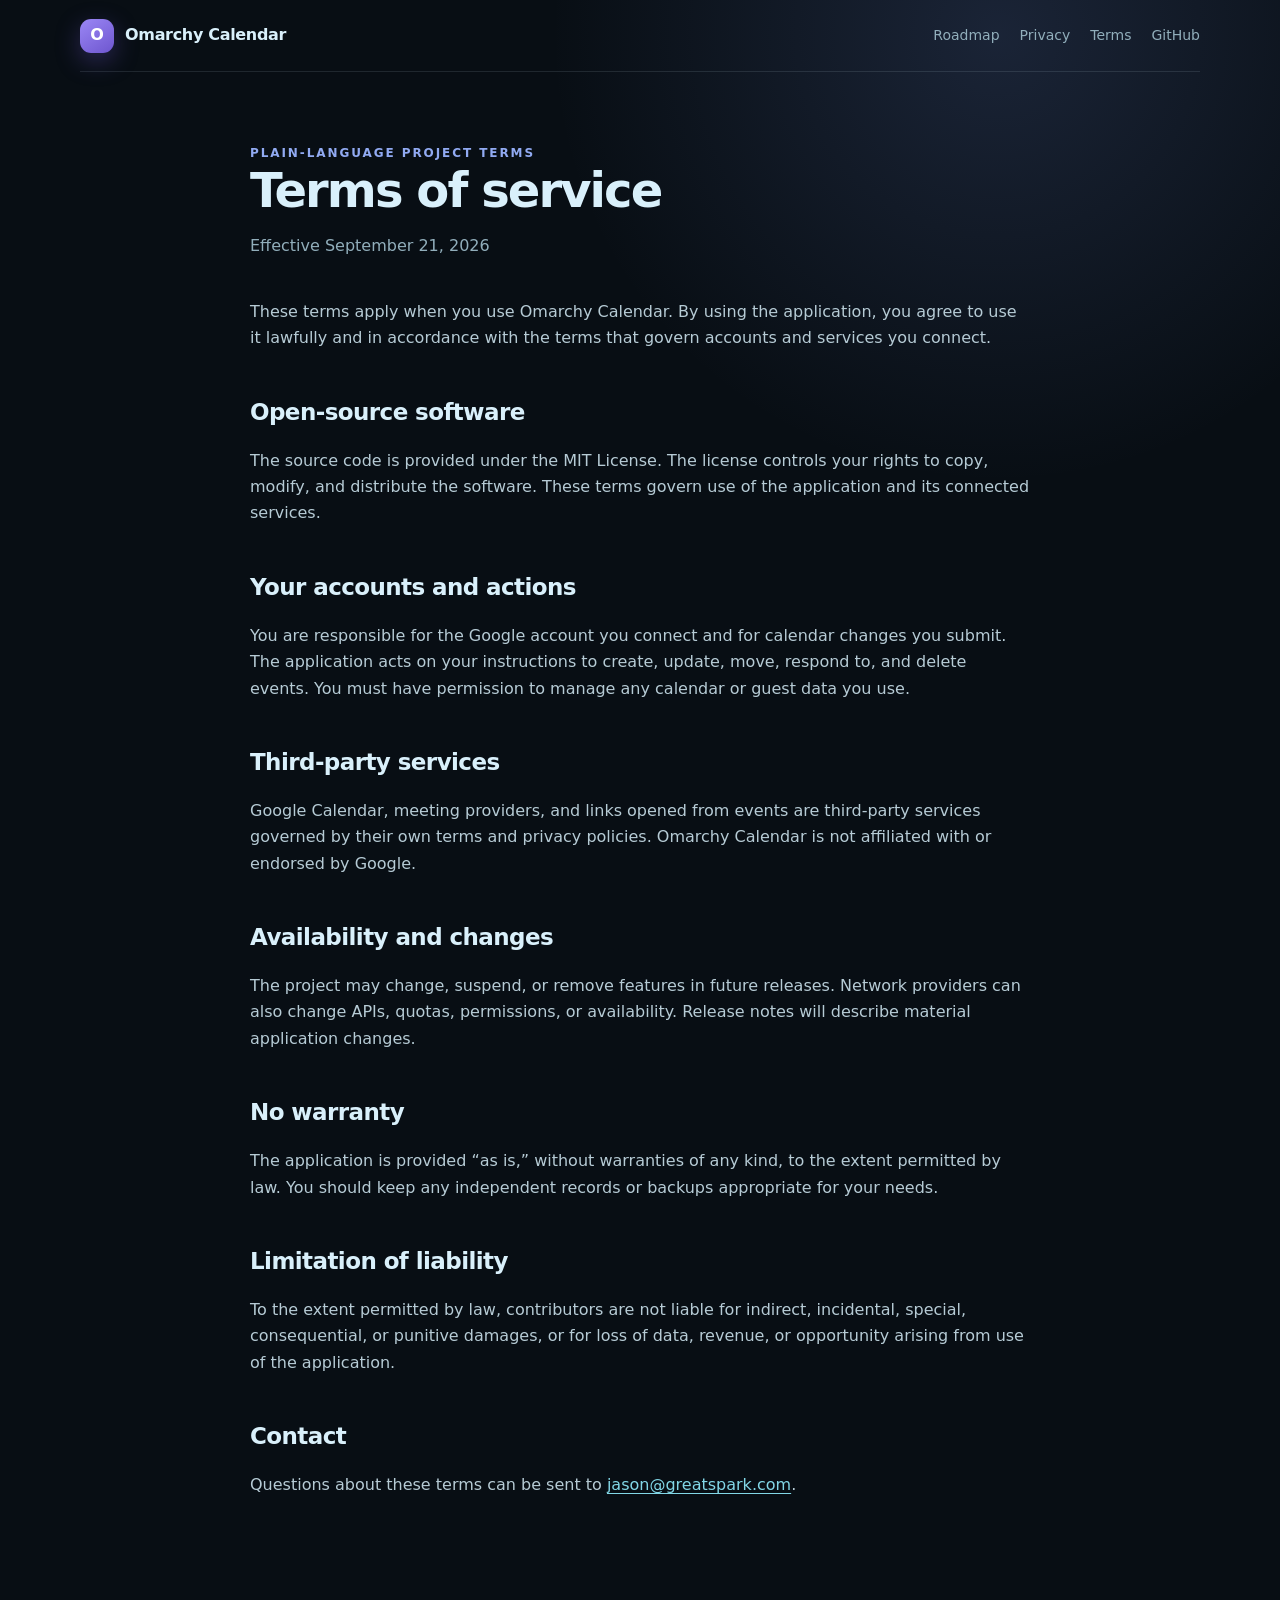
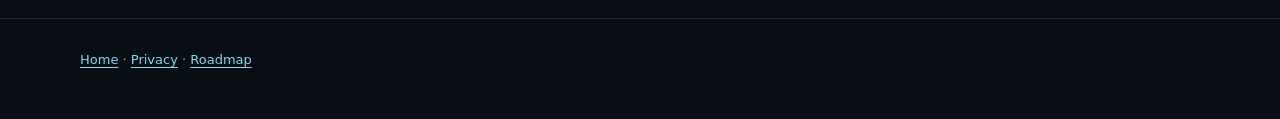
<file: docs/terms.html>
<!doctype html>
<html lang="en"><head><meta charset="utf-8"><meta name="viewport" content="width=device-width, initial-scale=1"><meta name="description" content="Terms of service for Omarchy Calendar."><title>Terms · Omarchy Calendar</title><link rel="stylesheet" href="site.css"></head>
<body>
  <nav class="wrap"><a class="brand" href="index.html"><span class="mark">O</span>Omarchy Calendar</a><div class="navlinks"><a href="roadmap.html">Roadmap</a><a href="privacy.html">Privacy</a><a href="terms.html">Terms</a><a href="https://github.com/jasona/omarchy-calendar">GitHub</a></div></nav>
  <main class="legal">
    <div class="eyebrow">Plain-language project terms</div><h1>Terms of service</h1><p class="meta">Effective September 21, 2026</p>
    <p>These terms apply when you use Omarchy Calendar. By using the application, you agree to use it lawfully and in accordance with the terms that govern accounts and services you connect.</p>
    <h2>Open-source software</h2><p>The source code is provided under the MIT License. The license controls your rights to copy, modify, and distribute the software. These terms govern use of the application and its connected services.</p>
    <h2>Your accounts and actions</h2><p>You are responsible for the Google account you connect and for calendar changes you submit. The application acts on your instructions to create, update, move, respond to, and delete events. You must have permission to manage any calendar or guest data you use.</p>
    <h2>Third-party services</h2><p>Google Calendar, meeting providers, and links opened from events are third-party services governed by their own terms and privacy policies. Omarchy Calendar is not affiliated with or endorsed by Google.</p>
    <h2>Availability and changes</h2><p>The project may change, suspend, or remove features in future releases. Network providers can also change APIs, quotas, permissions, or availability. Release notes will describe material application changes.</p>
    <h2>No warranty</h2><p>The application is provided “as is,” without warranties of any kind, to the extent permitted by law. You should keep any independent records or backups appropriate for your needs.</p>
    <h2>Limitation of liability</h2><p>To the extent permitted by law, contributors are not liable for indirect, incidental, special, consequential, or punitive damages, or for loss of data, revenue, or opportunity arising from use of the application.</p>
    <h2>Contact</h2><p>Questions about these terms can be sent to <a href="mailto:jason@greatspark.com">jason@greatspark.com</a>.</p>
  </main>
  <footer><div class="wrap"><a href="index.html">Home</a> · <a href="privacy.html">Privacy</a> · <a href="roadmap.html">Roadmap</a></div></footer>
</body></html>
</file>
<file: docs/site.css>
:root {
  color-scheme: dark;
  --bg: #080e14;
  --surface: #101a24;
  --surface-2: #162333;
  --text: #d9f0fb;
  --muted: #91aebb;
  --accent: #91aaf2;
  --cyan: #82d7e7;
  --line: rgba(217, 240, 251, .11);
  --shadow: 0 28px 90px rgba(0, 0, 0, .35);
}
* { box-sizing: border-box; }
html { scroll-behavior: smooth; }
body {
  margin: 0;
  background: radial-gradient(circle at 78% 2%, rgba(109, 135, 211, .18), transparent 28rem), var(--bg);
  color: var(--text);
  font-family: Inter, ui-sans-serif, system-ui, -apple-system, BlinkMacSystemFont, "Segoe UI", sans-serif;
  line-height: 1.65;
}
a { color: var(--cyan); text-underline-offset: 3px; }
.wrap { width: min(1120px, calc(100% - 40px)); margin-inline: auto; }
nav { display: flex; align-items: center; justify-content: space-between; min-height: 72px; border-bottom: 1px solid var(--line); }
.brand { display: flex; align-items: center; gap: 11px; color: var(--text); text-decoration: none; font-weight: 750; letter-spacing: -.02em; }
.mark { display: grid; place-items: center; width: 34px; height: 34px; border-radius: 11px; background: linear-gradient(145deg, #9b87f5, #6e56cf); color: white; box-shadow: 0 8px 25px rgba(110, 86, 207, .35); }
.navlinks { display: flex; gap: 20px; align-items: center; }
.navlinks a { color: var(--muted); text-decoration: none; font-size: 14px; }
.navlinks a:hover { color: var(--text); }
.hero { padding: 92px 0 70px; text-align: center; }
.eyebrow { color: var(--accent); font-size: 12px; font-weight: 800; letter-spacing: .16em; text-transform: uppercase; }
h1 { max-width: 880px; margin: 18px auto; font-size: clamp(42px, 7vw, 76px); line-height: 1.03; letter-spacing: -.055em; }
.lede { max-width: 720px; margin: 0 auto; color: var(--muted); font-size: clamp(17px, 2vw, 21px); }
.actions { display: flex; justify-content: center; flex-wrap: wrap; gap: 12px; margin-top: 30px; }
.button { padding: 11px 17px; border: 1px solid var(--line); border-radius: 10px; color: var(--text); text-decoration: none; font-weight: 700; background: var(--surface); }
.button.primary { border-color: transparent; color: #0a1018; background: var(--accent); }
.shot { width: 100%; margin-top: 58px; border: 1px solid var(--line); border-radius: 20px; box-shadow: var(--shadow); }
.section { padding: 72px 0; }
.section h2, .legal h1 { margin: 0 0 14px; font-size: clamp(30px, 4vw, 48px); line-height: 1.1; letter-spacing: -.04em; }
.section-intro { max-width: 700px; color: var(--muted); }
.grid { display: grid; grid-template-columns: repeat(3, 1fr); gap: 16px; margin-top: 30px; }
.card { padding: 24px; border: 1px solid var(--line); border-radius: 16px; background: linear-gradient(150deg, rgba(22, 35, 51, .95), rgba(13, 22, 31, .95)); }
.card h3 { margin: 0 0 7px; font-size: 17px; }
.card p { margin: 0; color: var(--muted); font-size: 14px; }
.privacy-note { display: grid; grid-template-columns: 1fr auto; gap: 24px; align-items: center; padding: 30px; border: 1px solid rgba(130, 215, 231, .25); border-radius: 18px; background: rgba(130, 215, 231, .06); }
.privacy-note h2 { margin: 0 0 5px; font-size: 24px; }
.privacy-note p { margin: 0; color: var(--muted); }
.legal { width: min(780px, calc(100% - 40px)); margin: 72px auto 120px; }
.legal .meta { color: var(--muted); margin-bottom: 40px; }
.legal h2 { margin: 42px 0 10px; font-size: 23px; letter-spacing: -.025em; }
.legal p, .legal li { color: #b6cbd5; }
.legal strong { color: var(--text); }
.legal code { color: var(--cyan); }
footer { padding: 30px 0 48px; border-top: 1px solid var(--line); color: var(--muted); font-size: 13px; }
@media (max-width: 760px) {
  .navlinks a:nth-child(-n+2) { display: none; }
  .grid { grid-template-columns: 1fr; }
  .privacy-note { grid-template-columns: 1fr; }
  .hero { padding-top: 62px; }
}
</file>
